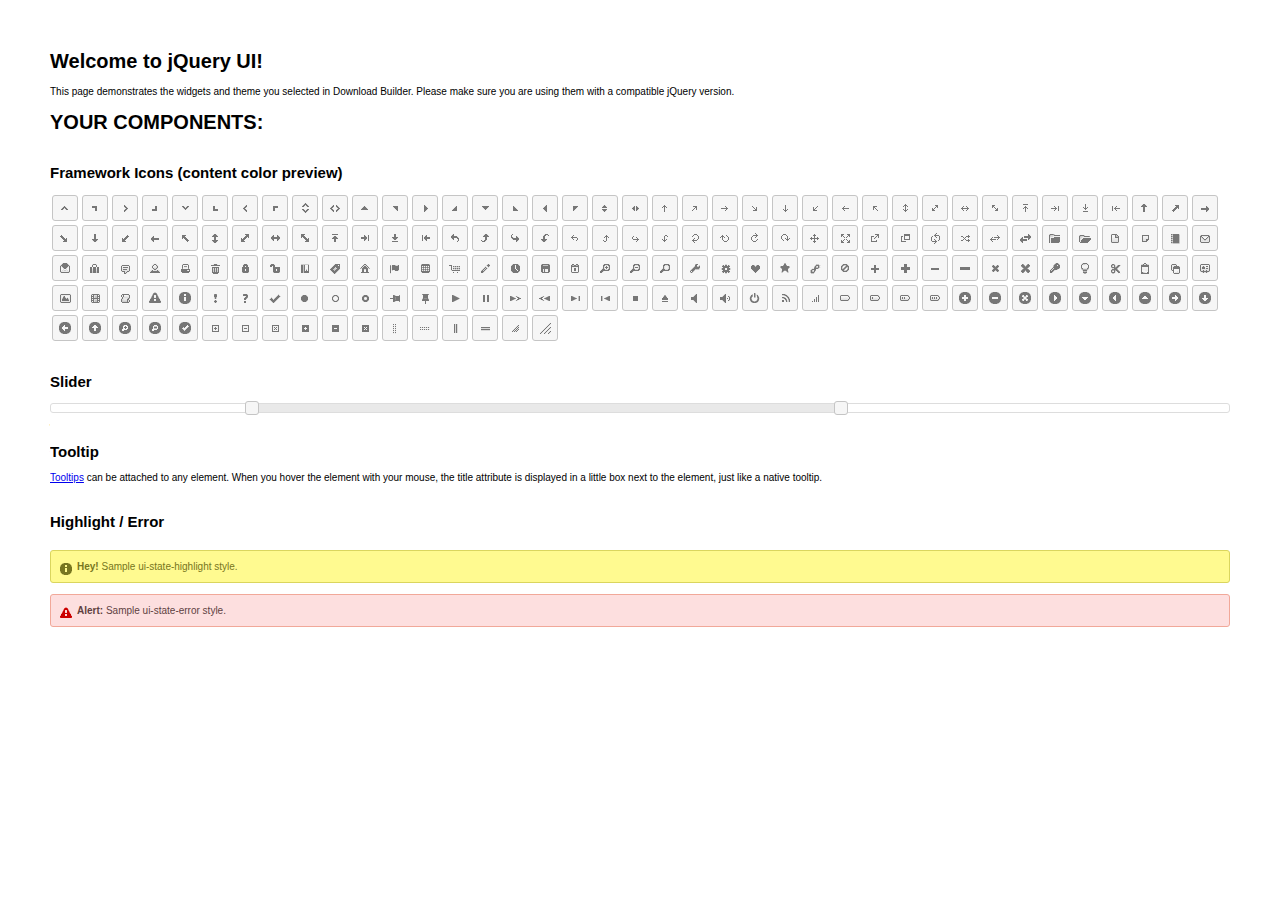
<file: gbf/lib/jquery-ui-1.11.4.custom/index.html>
<!doctype html>
<html lang="us">
<head>
	<meta charset="utf-8">
	<title>jQuery UI Example Page</title>
	<link href="jquery-ui.css" rel="stylesheet">
	<style>
	body{
		font: 62.5% "Trebuchet MS", sans-serif;
		margin: 50px;
	}
	.demoHeaders {
		margin-top: 2em;
	}
	#dialog-link {
		padding: .4em 1em .4em 20px;
		text-decoration: none;
		position: relative;
	}
	#dialog-link span.ui-icon {
		margin: 0 5px 0 0;
		position: absolute;
		left: .2em;
		top: 50%;
		margin-top: -8px;
	}
	#icons {
		margin: 0;
		padding: 0;
	}
	#icons li {
		margin: 2px;
		position: relative;
		padding: 4px 0;
		cursor: pointer;
		float: left;
		list-style: none;
	}
	#icons span.ui-icon {
		float: left;
		margin: 0 4px;
	}
	.fakewindowcontain .ui-widget-overlay {
		position: absolute;
	}
	select {
		width: 200px;
	}
	</style>
</head>
<body>

<h1>Welcome to jQuery UI!</h1>

<div class="ui-widget">
	<p>This page demonstrates the widgets and theme you selected in Download Builder. Please make sure you are using them with a compatible jQuery version.</p>
</div>

<h1>YOUR COMPONENTS:</h1>












<h2 class="demoHeaders">Framework Icons (content color preview)</h2>
<ul id="icons" class="ui-widget ui-helper-clearfix">
	<li class="ui-state-default ui-corner-all" title=".ui-icon-carat-1-n"><span class="ui-icon ui-icon-carat-1-n"></span></li>
	<li class="ui-state-default ui-corner-all" title=".ui-icon-carat-1-ne"><span class="ui-icon ui-icon-carat-1-ne"></span></li>
	<li class="ui-state-default ui-corner-all" title=".ui-icon-carat-1-e"><span class="ui-icon ui-icon-carat-1-e"></span></li>
	<li class="ui-state-default ui-corner-all" title=".ui-icon-carat-1-se"><span class="ui-icon ui-icon-carat-1-se"></span></li>
	<li class="ui-state-default ui-corner-all" title=".ui-icon-carat-1-s"><span class="ui-icon ui-icon-carat-1-s"></span></li>
	<li class="ui-state-default ui-corner-all" title=".ui-icon-carat-1-sw"><span class="ui-icon ui-icon-carat-1-sw"></span></li>
	<li class="ui-state-default ui-corner-all" title=".ui-icon-carat-1-w"><span class="ui-icon ui-icon-carat-1-w"></span></li>
	<li class="ui-state-default ui-corner-all" title=".ui-icon-carat-1-nw"><span class="ui-icon ui-icon-carat-1-nw"></span></li>
	<li class="ui-state-default ui-corner-all" title=".ui-icon-carat-2-n-s"><span class="ui-icon ui-icon-carat-2-n-s"></span></li>
	<li class="ui-state-default ui-corner-all" title=".ui-icon-carat-2-e-w"><span class="ui-icon ui-icon-carat-2-e-w"></span></li>
	<li class="ui-state-default ui-corner-all" title=".ui-icon-triangle-1-n"><span class="ui-icon ui-icon-triangle-1-n"></span></li>
	<li class="ui-state-default ui-corner-all" title=".ui-icon-triangle-1-ne"><span class="ui-icon ui-icon-triangle-1-ne"></span></li>
	<li class="ui-state-default ui-corner-all" title=".ui-icon-triangle-1-e"><span class="ui-icon ui-icon-triangle-1-e"></span></li>
	<li class="ui-state-default ui-corner-all" title=".ui-icon-triangle-1-se"><span class="ui-icon ui-icon-triangle-1-se"></span></li>
	<li class="ui-state-default ui-corner-all" title=".ui-icon-triangle-1-s"><span class="ui-icon ui-icon-triangle-1-s"></span></li>
	<li class="ui-state-default ui-corner-all" title=".ui-icon-triangle-1-sw"><span class="ui-icon ui-icon-triangle-1-sw"></span></li>
	<li class="ui-state-default ui-corner-all" title=".ui-icon-triangle-1-w"><span class="ui-icon ui-icon-triangle-1-w"></span></li>
	<li class="ui-state-default ui-corner-all" title=".ui-icon-triangle-1-nw"><span class="ui-icon ui-icon-triangle-1-nw"></span></li>
	<li class="ui-state-default ui-corner-all" title=".ui-icon-triangle-2-n-s"><span class="ui-icon ui-icon-triangle-2-n-s"></span></li>
	<li class="ui-state-default ui-corner-all" title=".ui-icon-triangle-2-e-w"><span class="ui-icon ui-icon-triangle-2-e-w"></span></li>
	<li class="ui-state-default ui-corner-all" title=".ui-icon-arrow-1-n"><span class="ui-icon ui-icon-arrow-1-n"></span></li>
	<li class="ui-state-default ui-corner-all" title=".ui-icon-arrow-1-ne"><span class="ui-icon ui-icon-arrow-1-ne"></span></li>
	<li class="ui-state-default ui-corner-all" title=".ui-icon-arrow-1-e"><span class="ui-icon ui-icon-arrow-1-e"></span></li>
	<li class="ui-state-default ui-corner-all" title=".ui-icon-arrow-1-se"><span class="ui-icon ui-icon-arrow-1-se"></span></li>
	<li class="ui-state-default ui-corner-all" title=".ui-icon-arrow-1-s"><span class="ui-icon ui-icon-arrow-1-s"></span></li>
	<li class="ui-state-default ui-corner-all" title=".ui-icon-arrow-1-sw"><span class="ui-icon ui-icon-arrow-1-sw"></span></li>
	<li class="ui-state-default ui-corner-all" title=".ui-icon-arrow-1-w"><span class="ui-icon ui-icon-arrow-1-w"></span></li>
	<li class="ui-state-default ui-corner-all" title=".ui-icon-arrow-1-nw"><span class="ui-icon ui-icon-arrow-1-nw"></span></li>
	<li class="ui-state-default ui-corner-all" title=".ui-icon-arrow-2-n-s"><span class="ui-icon ui-icon-arrow-2-n-s"></span></li>
	<li class="ui-state-default ui-corner-all" title=".ui-icon-arrow-2-ne-sw"><span class="ui-icon ui-icon-arrow-2-ne-sw"></span></li>
	<li class="ui-state-default ui-corner-all" title=".ui-icon-arrow-2-e-w"><span class="ui-icon ui-icon-arrow-2-e-w"></span></li>
	<li class="ui-state-default ui-corner-all" title=".ui-icon-arrow-2-se-nw"><span class="ui-icon ui-icon-arrow-2-se-nw"></span></li>
	<li class="ui-state-default ui-corner-all" title=".ui-icon-arrowstop-1-n"><span class="ui-icon ui-icon-arrowstop-1-n"></span></li>
	<li class="ui-state-default ui-corner-all" title=".ui-icon-arrowstop-1-e"><span class="ui-icon ui-icon-arrowstop-1-e"></span></li>
	<li class="ui-state-default ui-corner-all" title=".ui-icon-arrowstop-1-s"><span class="ui-icon ui-icon-arrowstop-1-s"></span></li>
	<li class="ui-state-default ui-corner-all" title=".ui-icon-arrowstop-1-w"><span class="ui-icon ui-icon-arrowstop-1-w"></span></li>
	<li class="ui-state-default ui-corner-all" title=".ui-icon-arrowthick-1-n"><span class="ui-icon ui-icon-arrowthick-1-n"></span></li>
	<li class="ui-state-default ui-corner-all" title=".ui-icon-arrowthick-1-ne"><span class="ui-icon ui-icon-arrowthick-1-ne"></span></li>
	<li class="ui-state-default ui-corner-all" title=".ui-icon-arrowthick-1-e"><span class="ui-icon ui-icon-arrowthick-1-e"></span></li>
	<li class="ui-state-default ui-corner-all" title=".ui-icon-arrowthick-1-se"><span class="ui-icon ui-icon-arrowthick-1-se"></span></li>
	<li class="ui-state-default ui-corner-all" title=".ui-icon-arrowthick-1-s"><span class="ui-icon ui-icon-arrowthick-1-s"></span></li>
	<li class="ui-state-default ui-corner-all" title=".ui-icon-arrowthick-1-sw"><span class="ui-icon ui-icon-arrowthick-1-sw"></span></li>
	<li class="ui-state-default ui-corner-all" title=".ui-icon-arrowthick-1-w"><span class="ui-icon ui-icon-arrowthick-1-w"></span></li>
	<li class="ui-state-default ui-corner-all" title=".ui-icon-arrowthick-1-nw"><span class="ui-icon ui-icon-arrowthick-1-nw"></span></li>
	<li class="ui-state-default ui-corner-all" title=".ui-icon-arrowthick-2-n-s"><span class="ui-icon ui-icon-arrowthick-2-n-s"></span></li>
	<li class="ui-state-default ui-corner-all" title=".ui-icon-arrowthick-2-ne-sw"><span class="ui-icon ui-icon-arrowthick-2-ne-sw"></span></li>
	<li class="ui-state-default ui-corner-all" title=".ui-icon-arrowthick-2-e-w"><span class="ui-icon ui-icon-arrowthick-2-e-w"></span></li>
	<li class="ui-state-default ui-corner-all" title=".ui-icon-arrowthick-2-se-nw"><span class="ui-icon ui-icon-arrowthick-2-se-nw"></span></li>
	<li class="ui-state-default ui-corner-all" title=".ui-icon-arrowthickstop-1-n"><span class="ui-icon ui-icon-arrowthickstop-1-n"></span></li>
	<li class="ui-state-default ui-corner-all" title=".ui-icon-arrowthickstop-1-e"><span class="ui-icon ui-icon-arrowthickstop-1-e"></span></li>
	<li class="ui-state-default ui-corner-all" title=".ui-icon-arrowthickstop-1-s"><span class="ui-icon ui-icon-arrowthickstop-1-s"></span></li>
	<li class="ui-state-default ui-corner-all" title=".ui-icon-arrowthickstop-1-w"><span class="ui-icon ui-icon-arrowthickstop-1-w"></span></li>
	<li class="ui-state-default ui-corner-all" title=".ui-icon-arrowreturnthick-1-w"><span class="ui-icon ui-icon-arrowreturnthick-1-w"></span></li>
	<li class="ui-state-default ui-corner-all" title=".ui-icon-arrowreturnthick-1-n"><span class="ui-icon ui-icon-arrowreturnthick-1-n"></span></li>
	<li class="ui-state-default ui-corner-all" title=".ui-icon-arrowreturnthick-1-e"><span class="ui-icon ui-icon-arrowreturnthick-1-e"></span></li>
	<li class="ui-state-default ui-corner-all" title=".ui-icon-arrowreturnthick-1-s"><span class="ui-icon ui-icon-arrowreturnthick-1-s"></span></li>
	<li class="ui-state-default ui-corner-all" title=".ui-icon-arrowreturn-1-w"><span class="ui-icon ui-icon-arrowreturn-1-w"></span></li>
	<li class="ui-state-default ui-corner-all" title=".ui-icon-arrowreturn-1-n"><span class="ui-icon ui-icon-arrowreturn-1-n"></span></li>
	<li class="ui-state-default ui-corner-all" title=".ui-icon-arrowreturn-1-e"><span class="ui-icon ui-icon-arrowreturn-1-e"></span></li>
	<li class="ui-state-default ui-corner-all" title=".ui-icon-arrowreturn-1-s"><span class="ui-icon ui-icon-arrowreturn-1-s"></span></li>
	<li class="ui-state-default ui-corner-all" title=".ui-icon-arrowrefresh-1-w"><span class="ui-icon ui-icon-arrowrefresh-1-w"></span></li>
	<li class="ui-state-default ui-corner-all" title=".ui-icon-arrowrefresh-1-n"><span class="ui-icon ui-icon-arrowrefresh-1-n"></span></li>
	<li class="ui-state-default ui-corner-all" title=".ui-icon-arrowrefresh-1-e"><span class="ui-icon ui-icon-arrowrefresh-1-e"></span></li>
	<li class="ui-state-default ui-corner-all" title=".ui-icon-arrowrefresh-1-s"><span class="ui-icon ui-icon-arrowrefresh-1-s"></span></li>
	<li class="ui-state-default ui-corner-all" title=".ui-icon-arrow-4"><span class="ui-icon ui-icon-arrow-4"></span></li>
	<li class="ui-state-default ui-corner-all" title=".ui-icon-arrow-4-diag"><span class="ui-icon ui-icon-arrow-4-diag"></span></li>
	<li class="ui-state-default ui-corner-all" title=".ui-icon-extlink"><span class="ui-icon ui-icon-extlink"></span></li>
	<li class="ui-state-default ui-corner-all" title=".ui-icon-newwin"><span class="ui-icon ui-icon-newwin"></span></li>
	<li class="ui-state-default ui-corner-all" title=".ui-icon-refresh"><span class="ui-icon ui-icon-refresh"></span></li>
	<li class="ui-state-default ui-corner-all" title=".ui-icon-shuffle"><span class="ui-icon ui-icon-shuffle"></span></li>
	<li class="ui-state-default ui-corner-all" title=".ui-icon-transfer-e-w"><span class="ui-icon ui-icon-transfer-e-w"></span></li>
	<li class="ui-state-default ui-corner-all" title=".ui-icon-transferthick-e-w"><span class="ui-icon ui-icon-transferthick-e-w"></span></li>
	<li class="ui-state-default ui-corner-all" title=".ui-icon-folder-collapsed"><span class="ui-icon ui-icon-folder-collapsed"></span></li>
	<li class="ui-state-default ui-corner-all" title=".ui-icon-folder-open"><span class="ui-icon ui-icon-folder-open"></span></li>
	<li class="ui-state-default ui-corner-all" title=".ui-icon-document"><span class="ui-icon ui-icon-document"></span></li>
	<li class="ui-state-default ui-corner-all" title=".ui-icon-document-b"><span class="ui-icon ui-icon-document-b"></span></li>
	<li class="ui-state-default ui-corner-all" title=".ui-icon-note"><span class="ui-icon ui-icon-note"></span></li>
	<li class="ui-state-default ui-corner-all" title=".ui-icon-mail-closed"><span class="ui-icon ui-icon-mail-closed"></span></li>
	<li class="ui-state-default ui-corner-all" title=".ui-icon-mail-open"><span class="ui-icon ui-icon-mail-open"></span></li>
	<li class="ui-state-default ui-corner-all" title=".ui-icon-suitcase"><span class="ui-icon ui-icon-suitcase"></span></li>
	<li class="ui-state-default ui-corner-all" title=".ui-icon-comment"><span class="ui-icon ui-icon-comment"></span></li>
	<li class="ui-state-default ui-corner-all" title=".ui-icon-person"><span class="ui-icon ui-icon-person"></span></li>
	<li class="ui-state-default ui-corner-all" title=".ui-icon-print"><span class="ui-icon ui-icon-print"></span></li>
	<li class="ui-state-default ui-corner-all" title=".ui-icon-trash"><span class="ui-icon ui-icon-trash"></span></li>
	<li class="ui-state-default ui-corner-all" title=".ui-icon-locked"><span class="ui-icon ui-icon-locked"></span></li>
	<li class="ui-state-default ui-corner-all" title=".ui-icon-unlocked"><span class="ui-icon ui-icon-unlocked"></span></li>
	<li class="ui-state-default ui-corner-all" title=".ui-icon-bookmark"><span class="ui-icon ui-icon-bookmark"></span></li>
	<li class="ui-state-default ui-corner-all" title=".ui-icon-tag"><span class="ui-icon ui-icon-tag"></span></li>
	<li class="ui-state-default ui-corner-all" title=".ui-icon-home"><span class="ui-icon ui-icon-home"></span></li>
	<li class="ui-state-default ui-corner-all" title=".ui-icon-flag"><span class="ui-icon ui-icon-flag"></span></li>
	<li class="ui-state-default ui-corner-all" title=".ui-icon-calculator"><span class="ui-icon ui-icon-calculator"></span></li>
	<li class="ui-state-default ui-corner-all" title=".ui-icon-cart"><span class="ui-icon ui-icon-cart"></span></li>
	<li class="ui-state-default ui-corner-all" title=".ui-icon-pencil"><span class="ui-icon ui-icon-pencil"></span></li>
	<li class="ui-state-default ui-corner-all" title=".ui-icon-clock"><span class="ui-icon ui-icon-clock"></span></li>
	<li class="ui-state-default ui-corner-all" title=".ui-icon-disk"><span class="ui-icon ui-icon-disk"></span></li>
	<li class="ui-state-default ui-corner-all" title=".ui-icon-calendar"><span class="ui-icon ui-icon-calendar"></span></li>
	<li class="ui-state-default ui-corner-all" title=".ui-icon-zoomin"><span class="ui-icon ui-icon-zoomin"></span></li>
	<li class="ui-state-default ui-corner-all" title=".ui-icon-zoomout"><span class="ui-icon ui-icon-zoomout"></span></li>
	<li class="ui-state-default ui-corner-all" title=".ui-icon-search"><span class="ui-icon ui-icon-search"></span></li>
	<li class="ui-state-default ui-corner-all" title=".ui-icon-wrench"><span class="ui-icon ui-icon-wrench"></span></li>
	<li class="ui-state-default ui-corner-all" title=".ui-icon-gear"><span class="ui-icon ui-icon-gear"></span></li>
	<li class="ui-state-default ui-corner-all" title=".ui-icon-heart"><span class="ui-icon ui-icon-heart"></span></li>
	<li class="ui-state-default ui-corner-all" title=".ui-icon-star"><span class="ui-icon ui-icon-star"></span></li>
	<li class="ui-state-default ui-corner-all" title=".ui-icon-link"><span class="ui-icon ui-icon-link"></span></li>
	<li class="ui-state-default ui-corner-all" title=".ui-icon-cancel"><span class="ui-icon ui-icon-cancel"></span></li>
	<li class="ui-state-default ui-corner-all" title=".ui-icon-plus"><span class="ui-icon ui-icon-plus"></span></li>
	<li class="ui-state-default ui-corner-all" title=".ui-icon-plusthick"><span class="ui-icon ui-icon-plusthick"></span></li>
	<li class="ui-state-default ui-corner-all" title=".ui-icon-minus"><span class="ui-icon ui-icon-minus"></span></li>
	<li class="ui-state-default ui-corner-all" title=".ui-icon-minusthick"><span class="ui-icon ui-icon-minusthick"></span></li>
	<li class="ui-state-default ui-corner-all" title=".ui-icon-close"><span class="ui-icon ui-icon-close"></span></li>
	<li class="ui-state-default ui-corner-all" title=".ui-icon-closethick"><span class="ui-icon ui-icon-closethick"></span></li>
	<li class="ui-state-default ui-corner-all" title=".ui-icon-key"><span class="ui-icon ui-icon-key"></span></li>
	<li class="ui-state-default ui-corner-all" title=".ui-icon-lightbulb"><span class="ui-icon ui-icon-lightbulb"></span></li>
	<li class="ui-state-default ui-corner-all" title=".ui-icon-scissors"><span class="ui-icon ui-icon-scissors"></span></li>
	<li class="ui-state-default ui-corner-all" title=".ui-icon-clipboard"><span class="ui-icon ui-icon-clipboard"></span></li>
	<li class="ui-state-default ui-corner-all" title=".ui-icon-copy"><span class="ui-icon ui-icon-copy"></span></li>
	<li class="ui-state-default ui-corner-all" title=".ui-icon-contact"><span class="ui-icon ui-icon-contact"></span></li>
	<li class="ui-state-default ui-corner-all" title=".ui-icon-image"><span class="ui-icon ui-icon-image"></span></li>
	<li class="ui-state-default ui-corner-all" title=".ui-icon-video"><span class="ui-icon ui-icon-video"></span></li>
	<li class="ui-state-default ui-corner-all" title=".ui-icon-script"><span class="ui-icon ui-icon-script"></span></li>
	<li class="ui-state-default ui-corner-all" title=".ui-icon-alert"><span class="ui-icon ui-icon-alert"></span></li>
	<li class="ui-state-default ui-corner-all" title=".ui-icon-info"><span class="ui-icon ui-icon-info"></span></li>
	<li class="ui-state-default ui-corner-all" title=".ui-icon-notice"><span class="ui-icon ui-icon-notice"></span></li>
	<li class="ui-state-default ui-corner-all" title=".ui-icon-help"><span class="ui-icon ui-icon-help"></span></li>
	<li class="ui-state-default ui-corner-all" title=".ui-icon-check"><span class="ui-icon ui-icon-check"></span></li>
	<li class="ui-state-default ui-corner-all" title=".ui-icon-bullet"><span class="ui-icon ui-icon-bullet"></span></li>
	<li class="ui-state-default ui-corner-all" title=".ui-icon-radio-off"><span class="ui-icon ui-icon-radio-off"></span></li>
	<li class="ui-state-default ui-corner-all" title=".ui-icon-radio-on"><span class="ui-icon ui-icon-radio-on"></span></li>
	<li class="ui-state-default ui-corner-all" title=".ui-icon-pin-w"><span class="ui-icon ui-icon-pin-w"></span></li>
	<li class="ui-state-default ui-corner-all" title=".ui-icon-pin-s"><span class="ui-icon ui-icon-pin-s"></span></li>
	<li class="ui-state-default ui-corner-all" title=".ui-icon-play"><span class="ui-icon ui-icon-play"></span></li>
	<li class="ui-state-default ui-corner-all" title=".ui-icon-pause"><span class="ui-icon ui-icon-pause"></span></li>
	<li class="ui-state-default ui-corner-all" title=".ui-icon-seek-next"><span class="ui-icon ui-icon-seek-next"></span></li>
	<li class="ui-state-default ui-corner-all" title=".ui-icon-seek-prev"><span class="ui-icon ui-icon-seek-prev"></span></li>
	<li class="ui-state-default ui-corner-all" title=".ui-icon-seek-end"><span class="ui-icon ui-icon-seek-end"></span></li>
	<li class="ui-state-default ui-corner-all" title=".ui-icon-seek-first"><span class="ui-icon ui-icon-seek-first"></span></li>
	<li class="ui-state-default ui-corner-all" title=".ui-icon-stop"><span class="ui-icon ui-icon-stop"></span></li>
	<li class="ui-state-default ui-corner-all" title=".ui-icon-eject"><span class="ui-icon ui-icon-eject"></span></li>
	<li class="ui-state-default ui-corner-all" title=".ui-icon-volume-off"><span class="ui-icon ui-icon-volume-off"></span></li>
	<li class="ui-state-default ui-corner-all" title=".ui-icon-volume-on"><span class="ui-icon ui-icon-volume-on"></span></li>
	<li class="ui-state-default ui-corner-all" title=".ui-icon-power"><span class="ui-icon ui-icon-power"></span></li>
	<li class="ui-state-default ui-corner-all" title=".ui-icon-signal-diag"><span class="ui-icon ui-icon-signal-diag"></span></li>
	<li class="ui-state-default ui-corner-all" title=".ui-icon-signal"><span class="ui-icon ui-icon-signal"></span></li>
	<li class="ui-state-default ui-corner-all" title=".ui-icon-battery-0"><span class="ui-icon ui-icon-battery-0"></span></li>
	<li class="ui-state-default ui-corner-all" title=".ui-icon-battery-1"><span class="ui-icon ui-icon-battery-1"></span></li>
	<li class="ui-state-default ui-corner-all" title=".ui-icon-battery-2"><span class="ui-icon ui-icon-battery-2"></span></li>
	<li class="ui-state-default ui-corner-all" title=".ui-icon-battery-3"><span class="ui-icon ui-icon-battery-3"></span></li>
	<li class="ui-state-default ui-corner-all" title=".ui-icon-circle-plus"><span class="ui-icon ui-icon-circle-plus"></span></li>
	<li class="ui-state-default ui-corner-all" title=".ui-icon-circle-minus"><span class="ui-icon ui-icon-circle-minus"></span></li>
	<li class="ui-state-default ui-corner-all" title=".ui-icon-circle-close"><span class="ui-icon ui-icon-circle-close"></span></li>
	<li class="ui-state-default ui-corner-all" title=".ui-icon-circle-triangle-e"><span class="ui-icon ui-icon-circle-triangle-e"></span></li>
	<li class="ui-state-default ui-corner-all" title=".ui-icon-circle-triangle-s"><span class="ui-icon ui-icon-circle-triangle-s"></span></li>
	<li class="ui-state-default ui-corner-all" title=".ui-icon-circle-triangle-w"><span class="ui-icon ui-icon-circle-triangle-w"></span></li>
	<li class="ui-state-default ui-corner-all" title=".ui-icon-circle-triangle-n"><span class="ui-icon ui-icon-circle-triangle-n"></span></li>
	<li class="ui-state-default ui-corner-all" title=".ui-icon-circle-arrow-e"><span class="ui-icon ui-icon-circle-arrow-e"></span></li>
	<li class="ui-state-default ui-corner-all" title=".ui-icon-circle-arrow-s"><span class="ui-icon ui-icon-circle-arrow-s"></span></li>
	<li class="ui-state-default ui-corner-all" title=".ui-icon-circle-arrow-w"><span class="ui-icon ui-icon-circle-arrow-w"></span></li>
	<li class="ui-state-default ui-corner-all" title=".ui-icon-circle-arrow-n"><span class="ui-icon ui-icon-circle-arrow-n"></span></li>
	<li class="ui-state-default ui-corner-all" title=".ui-icon-circle-zoomin"><span class="ui-icon ui-icon-circle-zoomin"></span></li>
	<li class="ui-state-default ui-corner-all" title=".ui-icon-circle-zoomout"><span class="ui-icon ui-icon-circle-zoomout"></span></li>
	<li class="ui-state-default ui-corner-all" title=".ui-icon-circle-check"><span class="ui-icon ui-icon-circle-check"></span></li>
	<li class="ui-state-default ui-corner-all" title=".ui-icon-circlesmall-plus"><span class="ui-icon ui-icon-circlesmall-plus"></span></li>
	<li class="ui-state-default ui-corner-all" title=".ui-icon-circlesmall-minus"><span class="ui-icon ui-icon-circlesmall-minus"></span></li>
	<li class="ui-state-default ui-corner-all" title=".ui-icon-circlesmall-close"><span class="ui-icon ui-icon-circlesmall-close"></span></li>
	<li class="ui-state-default ui-corner-all" title=".ui-icon-squaresmall-plus"><span class="ui-icon ui-icon-squaresmall-plus"></span></li>
	<li class="ui-state-default ui-corner-all" title=".ui-icon-squaresmall-minus"><span class="ui-icon ui-icon-squaresmall-minus"></span></li>
	<li class="ui-state-default ui-corner-all" title=".ui-icon-squaresmall-close"><span class="ui-icon ui-icon-squaresmall-close"></span></li>
	<li class="ui-state-default ui-corner-all" title=".ui-icon-grip-dotted-vertical"><span class="ui-icon ui-icon-grip-dotted-vertical"></span></li>
	<li class="ui-state-default ui-corner-all" title=".ui-icon-grip-dotted-horizontal"><span class="ui-icon ui-icon-grip-dotted-horizontal"></span></li>
	<li class="ui-state-default ui-corner-all" title=".ui-icon-grip-solid-vertical"><span class="ui-icon ui-icon-grip-solid-vertical"></span></li>
	<li class="ui-state-default ui-corner-all" title=".ui-icon-grip-solid-horizontal"><span class="ui-icon ui-icon-grip-solid-horizontal"></span></li>
	<li class="ui-state-default ui-corner-all" title=".ui-icon-gripsmall-diagonal-se"><span class="ui-icon ui-icon-gripsmall-diagonal-se"></span></li>
	<li class="ui-state-default ui-corner-all" title=".ui-icon-grip-diagonal-se"><span class="ui-icon ui-icon-grip-diagonal-se"></span></li>
</ul>


<!-- Slider -->
<h2 class="demoHeaders">Slider</h2>
<div id="slider"></div>













<!-- Tooltip -->
<h2 class="demoHeaders">Tooltip</h2>
<p id="tooltip">
	<a href="#" title="That&apos;s what this widget is">Tooltips</a> can be attached to any element. When you hover
the element with your mouse, the title attribute is displayed in a little box next to the element, just like a native tooltip.
</p>


<!-- Highlight / Error -->
<h2 class="demoHeaders">Highlight / Error</h2>
<div class="ui-widget">
	<div class="ui-state-highlight ui-corner-all" style="margin-top: 20px; padding: 0 .7em;">
		<p><span class="ui-icon ui-icon-info" style="float: left; margin-right: .3em;"></span>
		<strong>Hey!</strong> Sample ui-state-highlight style.</p>
	</div>
</div>
<br>
<div class="ui-widget">
	<div class="ui-state-error ui-corner-all" style="padding: 0 .7em;">
		<p><span class="ui-icon ui-icon-alert" style="float: left; margin-right: .3em;"></span>
		<strong>Alert:</strong> Sample ui-state-error style.</p>
	</div>
</div>

<script src="external/jquery/jquery.js"></script>
<script src="jquery-ui.js"></script>
<script>













$( "#slider" ).slider({
	range: true,
	values: [ 17, 67 ]
});









$( "#tooltip" ).tooltip();




// Hover states on the static widgets
$( "#dialog-link, #icons li" ).hover(
	function() {
		$( this ).addClass( "ui-state-hover" );
	},
	function() {
		$( this ).removeClass( "ui-state-hover" );
	}
);
</script>
</body>
</html>
</file>
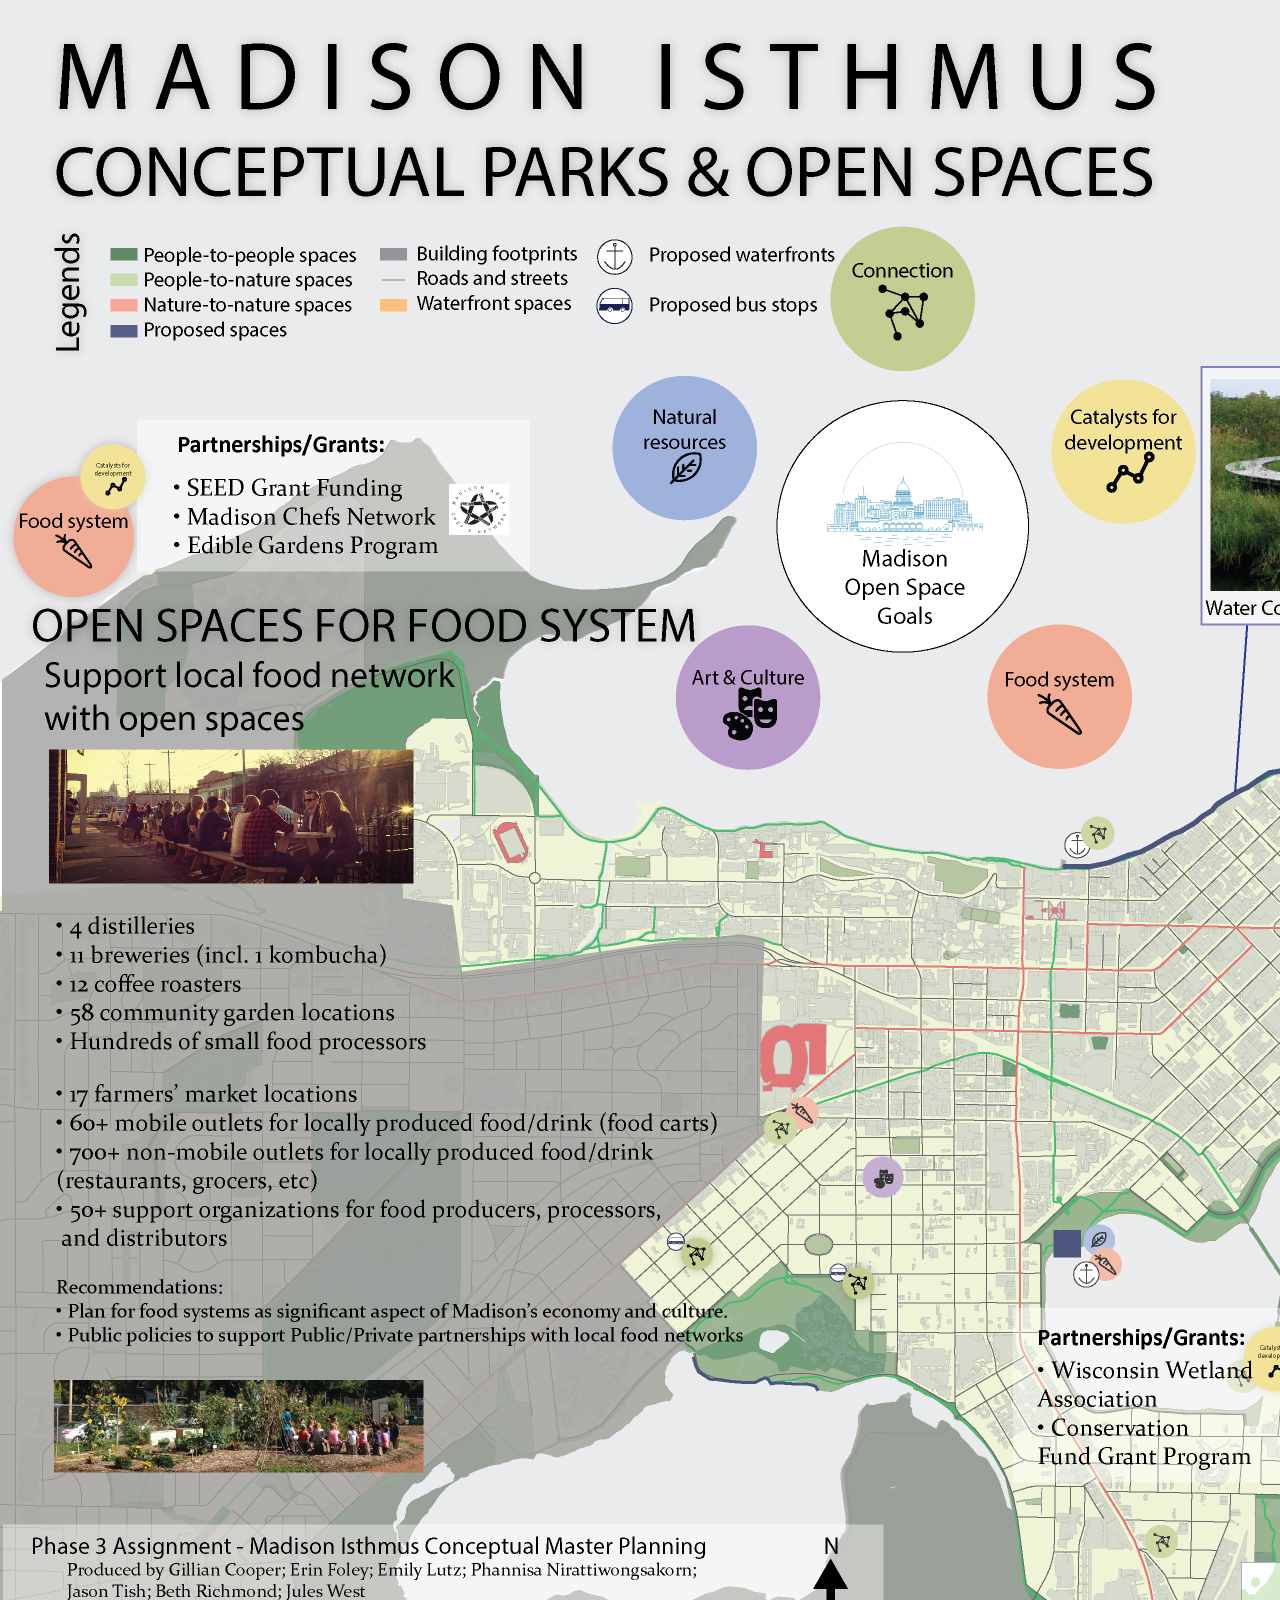
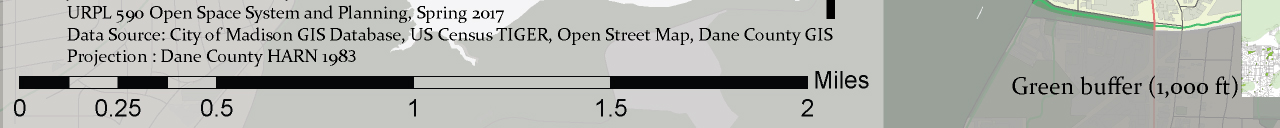
<file: madison.html>
<!DOCTYPE HTML>
<html lang='en'>

	<head>
			<meta charset="uft-8">
			<meta name= "viewport" content ="width=device-width, initial-scale=1"/>
			<meta name="keywords" content="maps, cartography"/>

					<title>Madison Parks Concept</title>

			<!--put your Bootstrap stylesheet links abover style.css-->
			<link rel="stylesheet" href="css/bootstrap.min.css">
			<link rel="stylesheet" href="css/bootstrap-theme.min.css">
			<link rel="stylesheet" href="css/style.css">
	</head>
	<body>
	<img src='assets/Madison_concept.jpg'/>
	</body>
</html>
</file>
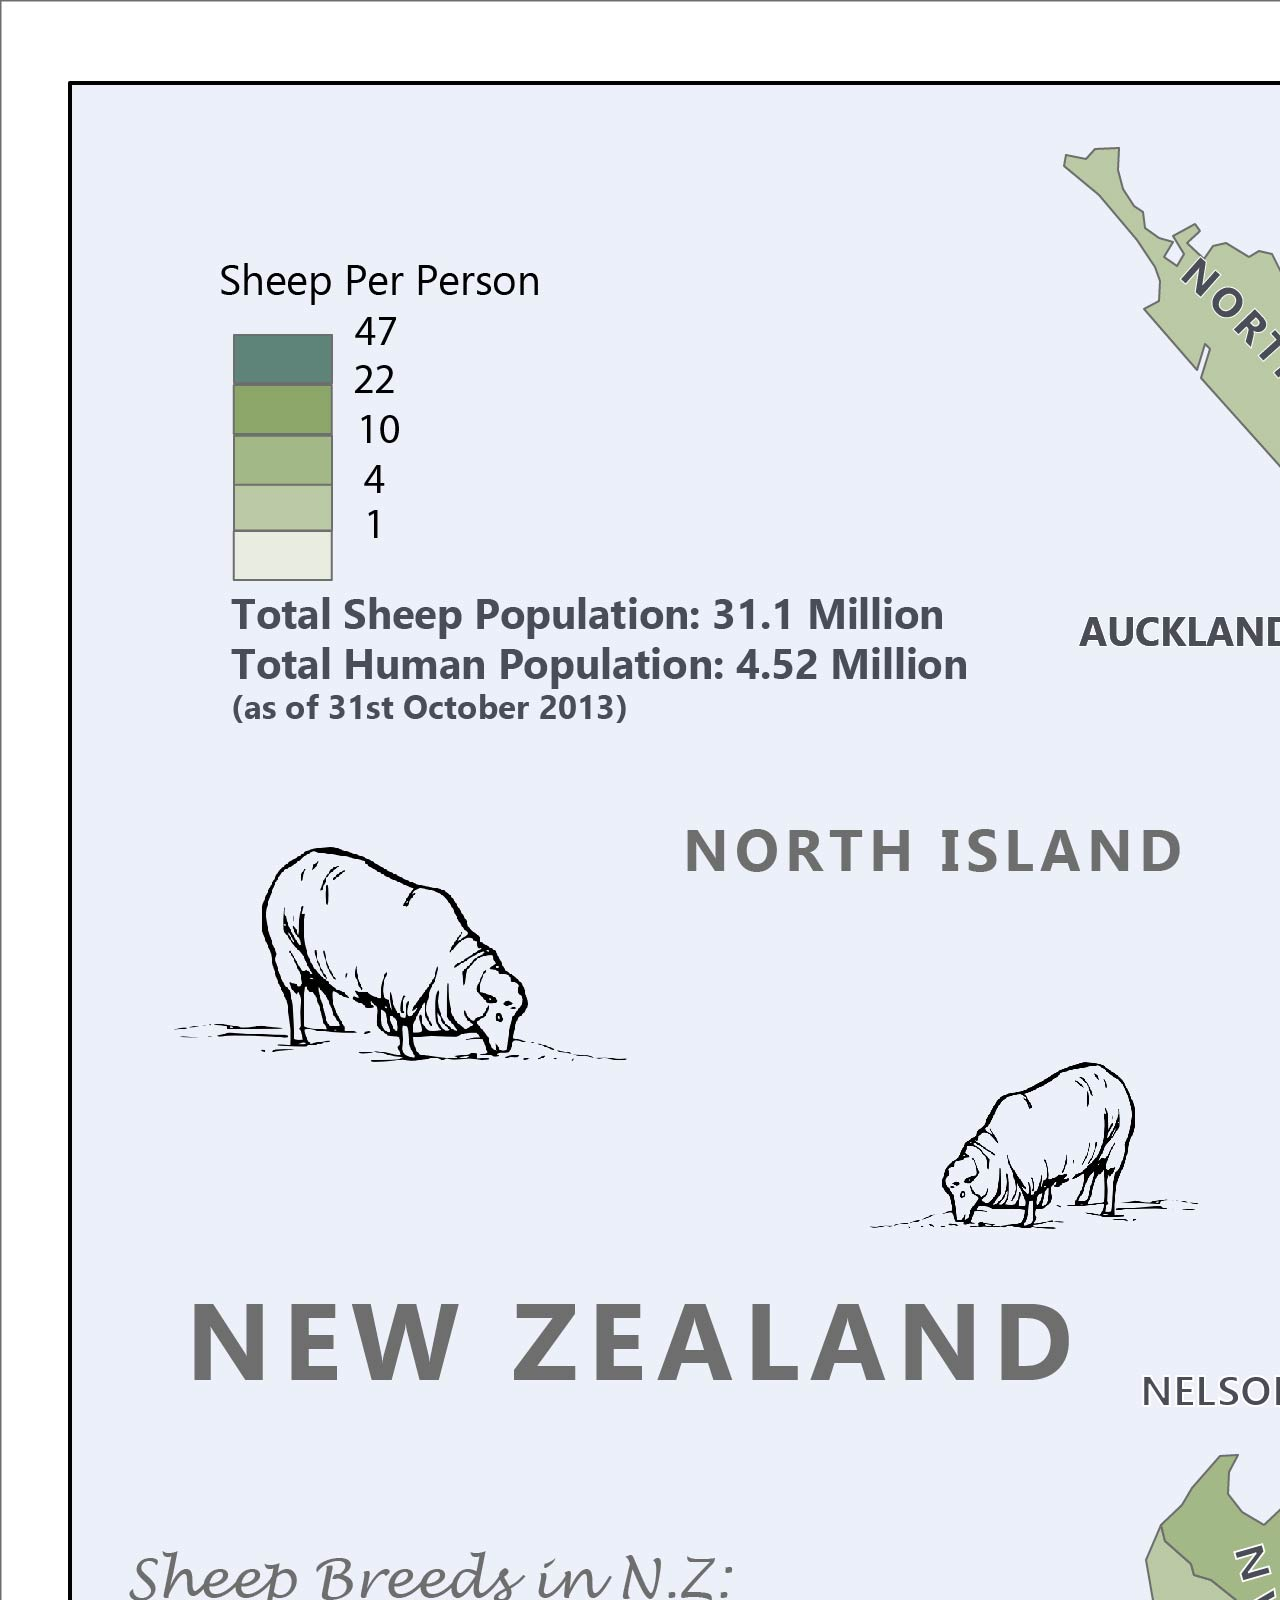
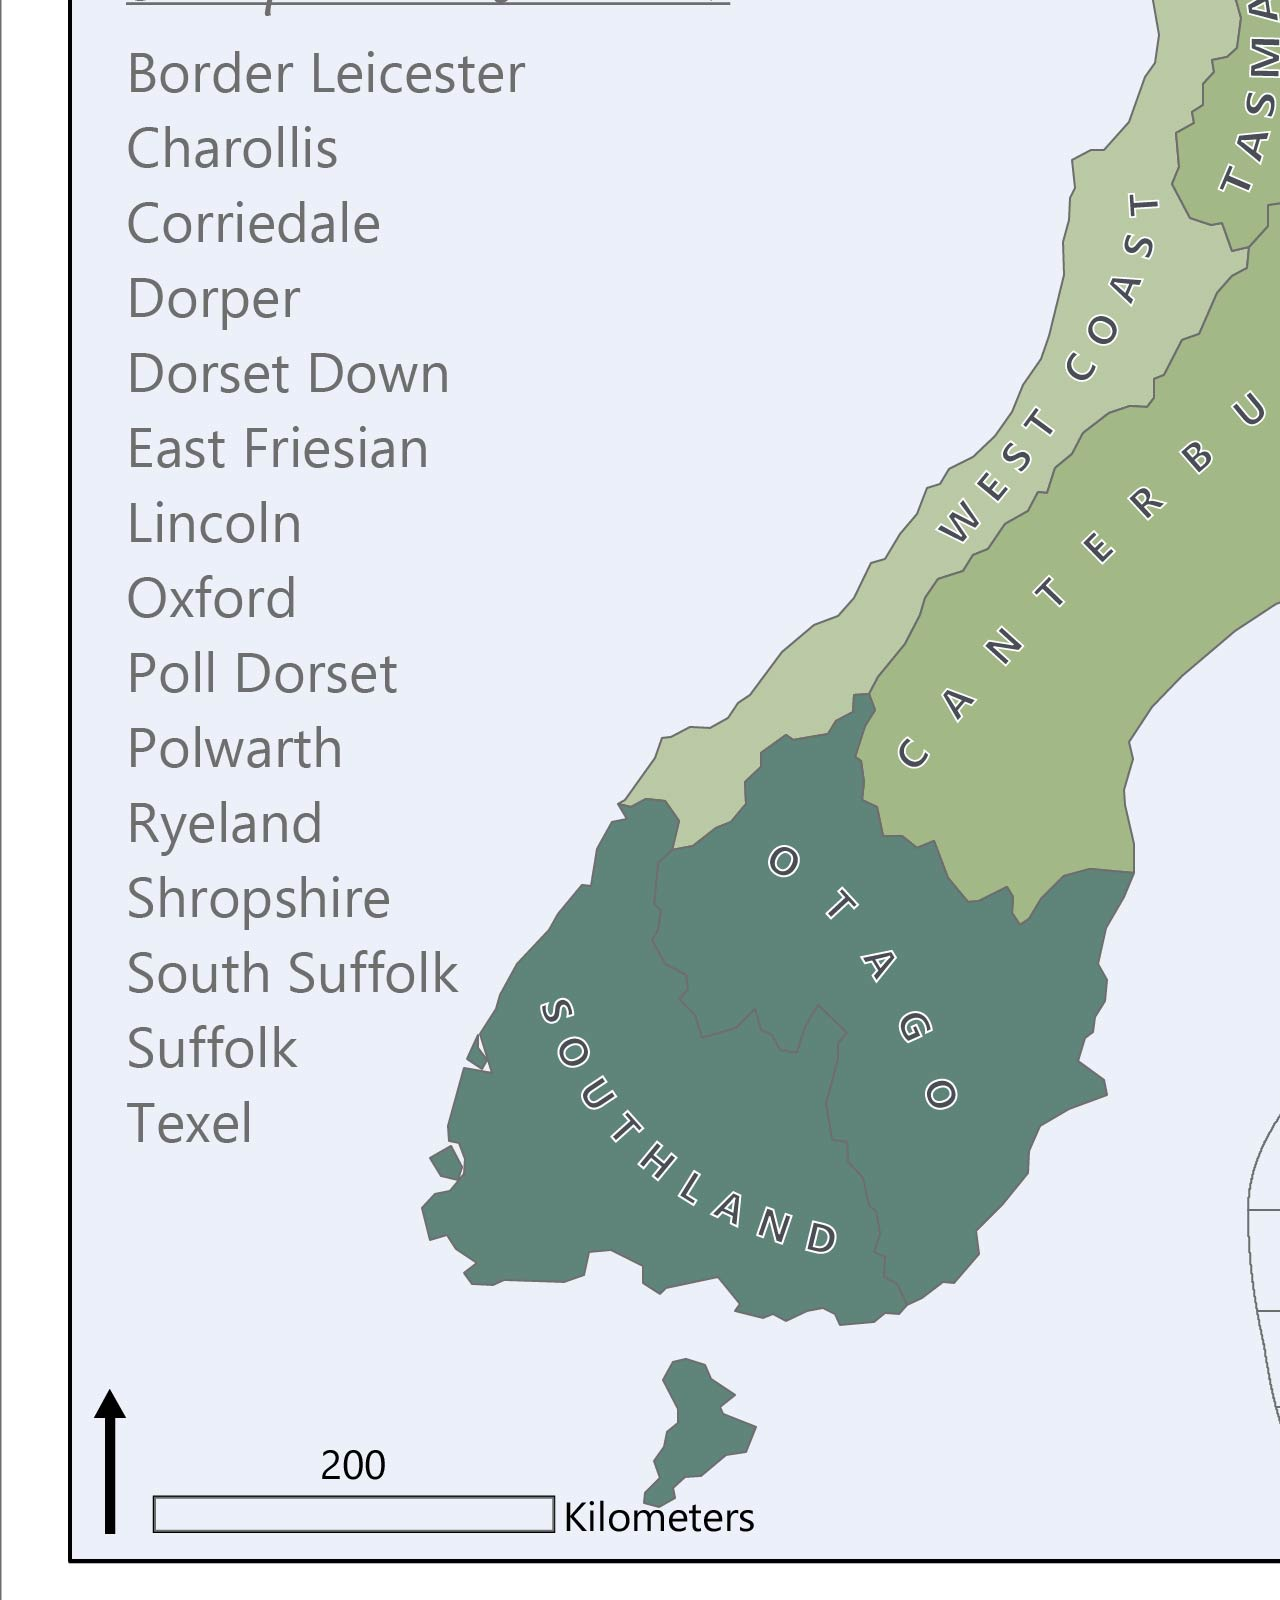
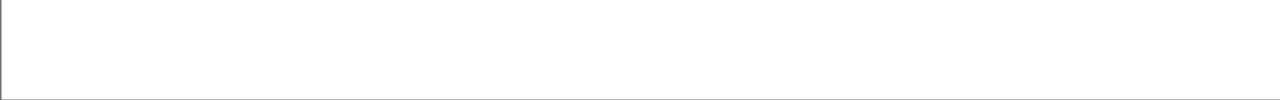
<file: nz.html>
<!DOCTYPE HTML>
<html lang='en'>

	<head>
			<meta charset="uft-8">
			<meta name= "viewport" content ="width=device-width, initial-scale=1"/>
			<meta name="keywords" content="maps, cartography"/>

					<title>Sheep Map</title>

			<!--put your Bootstrap stylesheet links abover style.css-->
			<link rel="stylesheet" href="css/bootstrap.min.css">
			<link rel="stylesheet" href="css/bootstrap-theme.min.css">
			<link rel="stylesheet" href="css/style.css">
	</head>
	<body>
	<img src='assets/sheepfull.jpg'/>
	</body>
</html>
</file>
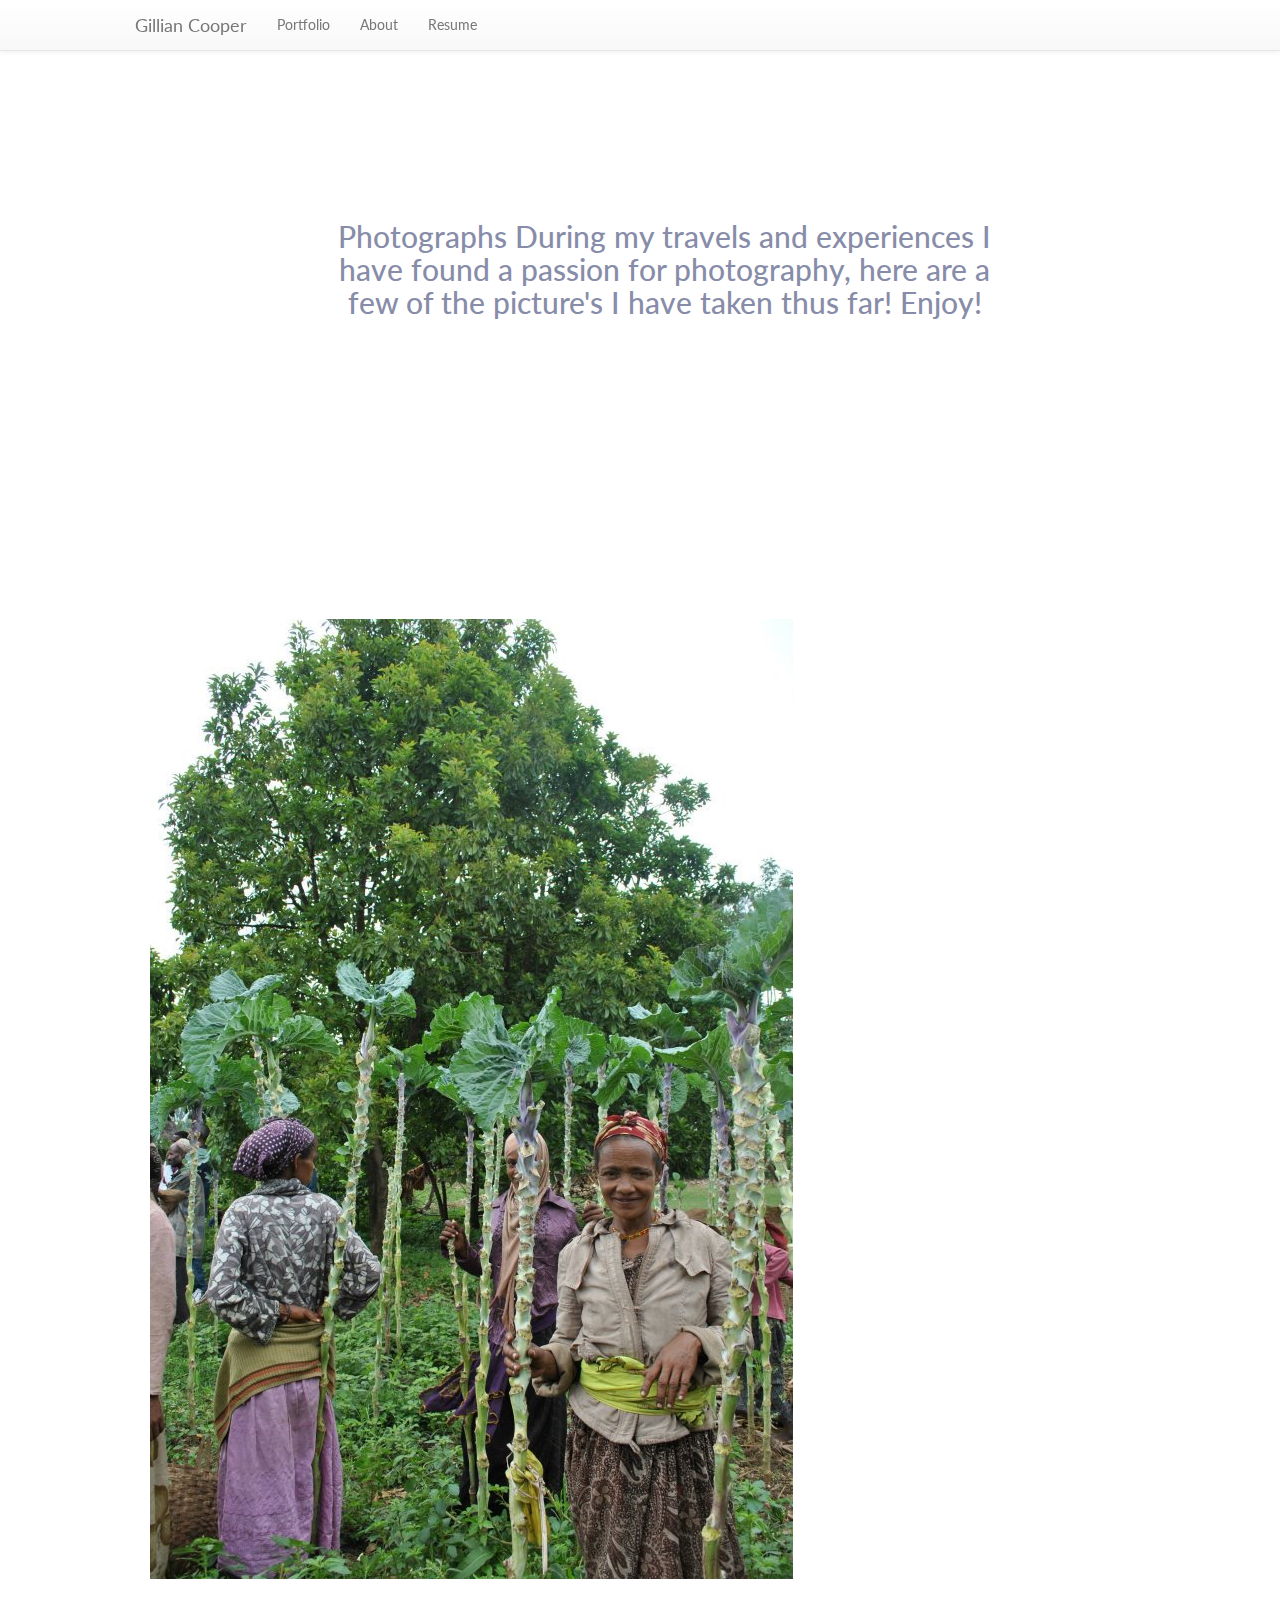
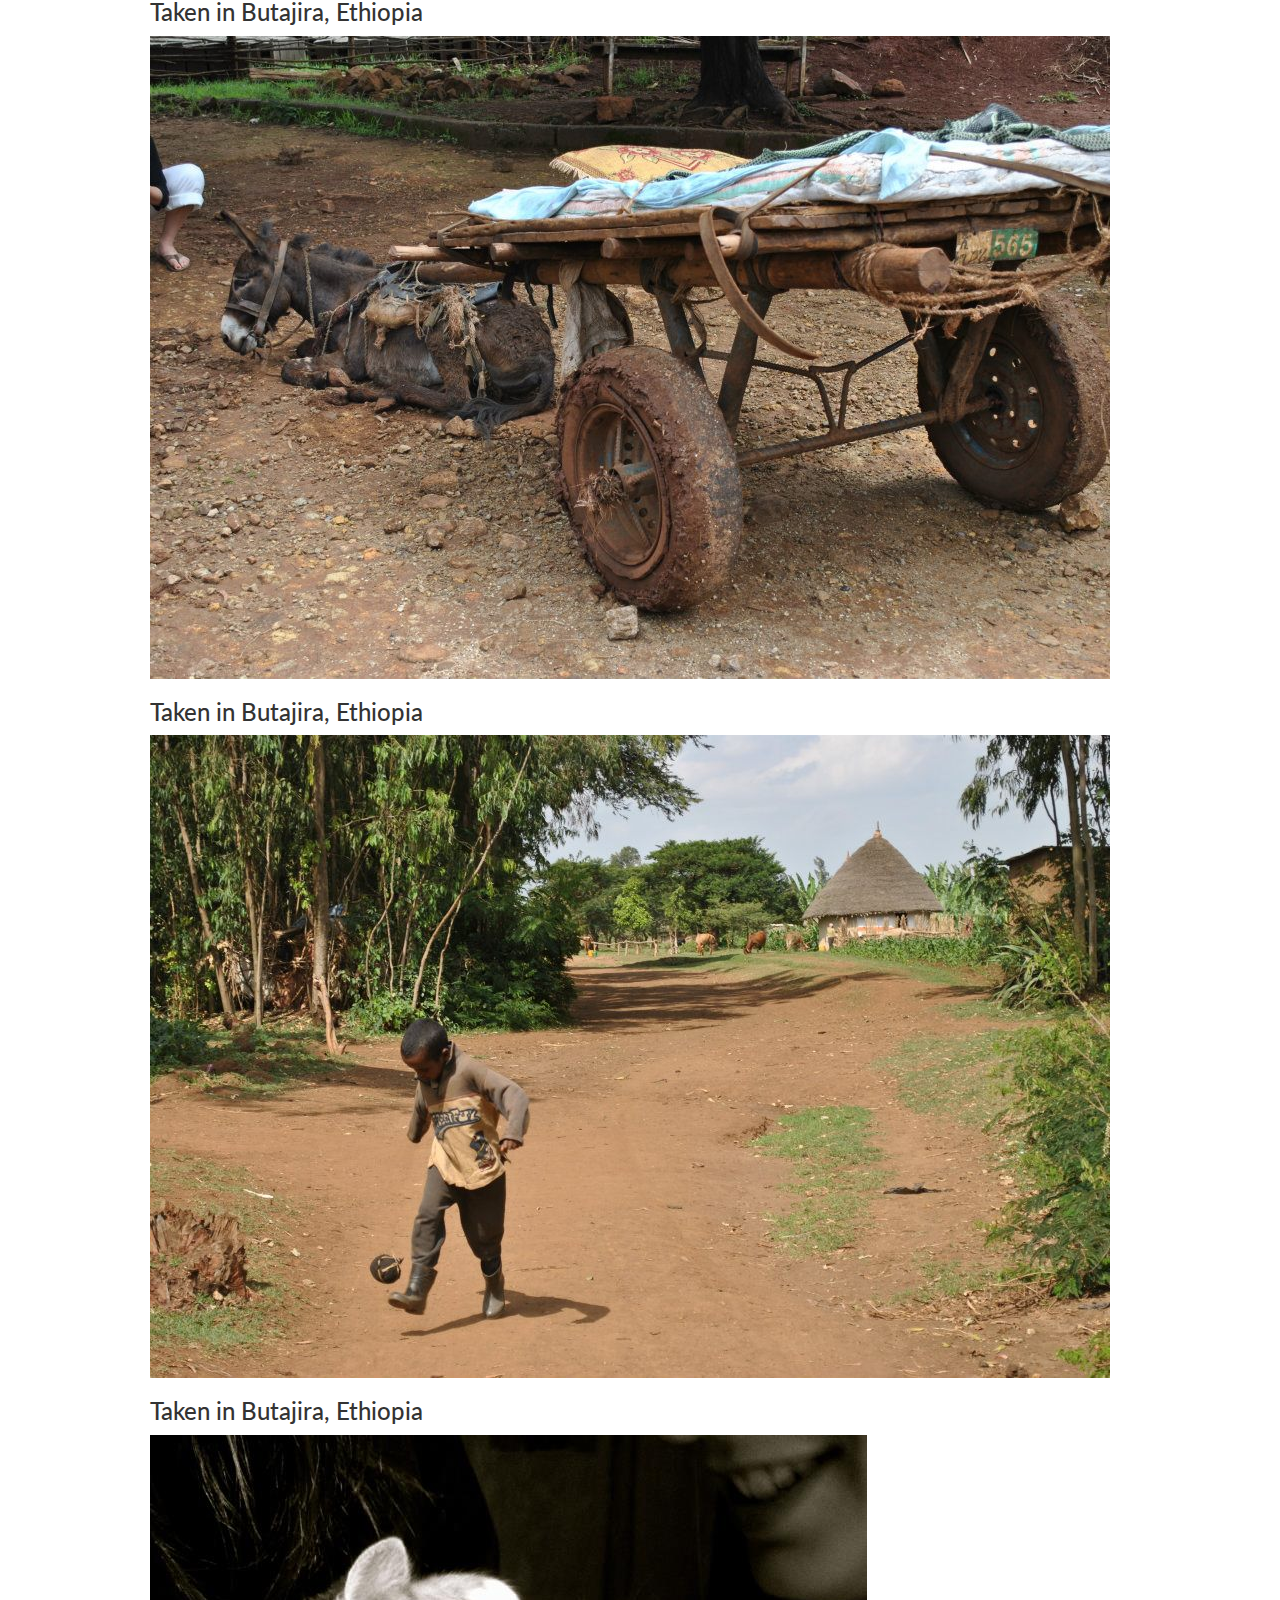
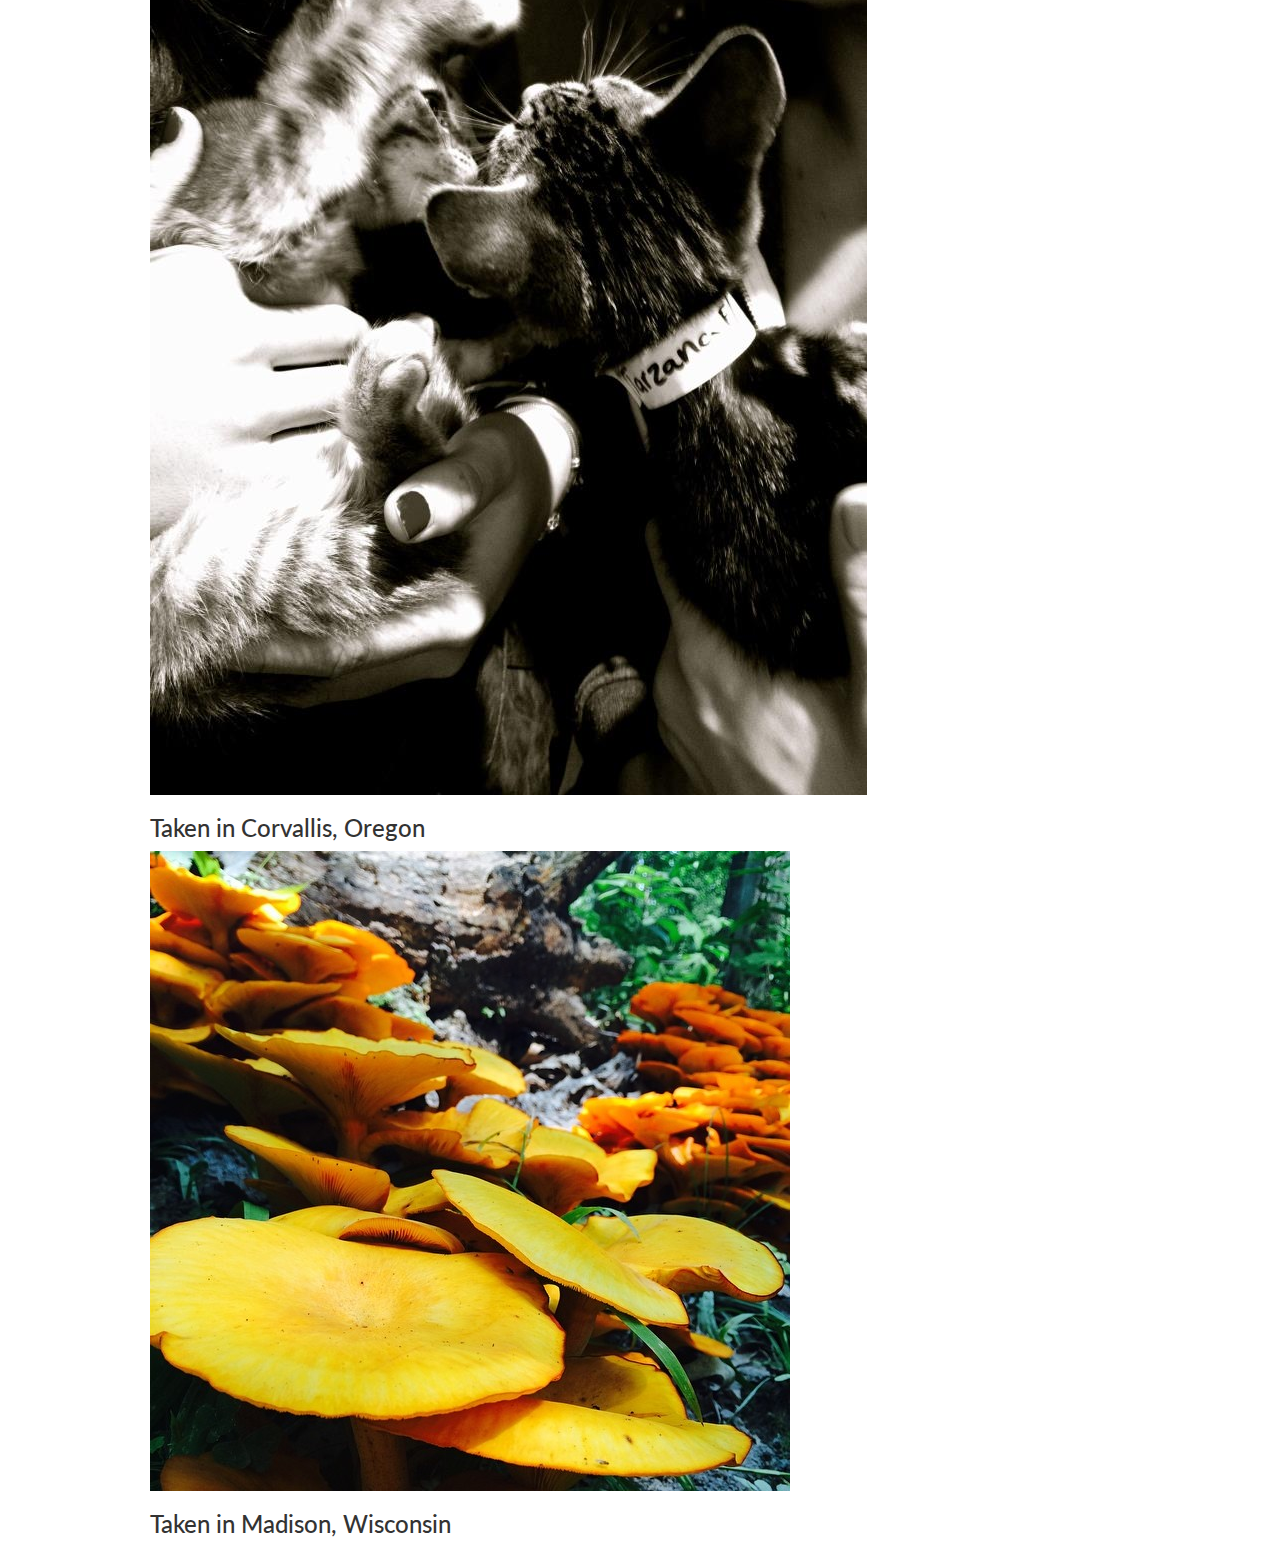
<file: photographs.html>
<!DOCTYPE HTML>
<html lang='en'>

    <head>
            <meta charset="uft-8">
            <meta name= "viewport" content ="width=device-width, initial-scale=1"/>
            <meta name="keywords" content="maps, cartography"/>

                    <title>Photographs|Gillian</title>

            <link rel="stylesheet" href="css/bootstrap.min.css">
            <link rel="stylesheet" href="css/bootstrap-theme.min.css">
            <link rel="stylesheet" href="css/style.css">
    </head>

<body id="page-top" data-spy="scroll" data-target=".navbar-fixed-top">


                    <nav id="custom-navbar" class="navbar navbar-default navbar-fixed-top main-navbar custom-navbar">
                        <div class="container">
                                <div class="navbar-header"> 
                                        <button type="button" class="navbar-toggle collapsed" data-toggle="collapse" data-target="#navbar" aria-expanded="false" aria-controls="navbar">
                                                            <span class="sr-only">Toggle navigation</span>
                                                            <span class="glyphicon glyphicon-menu-hamburger"></span>
                                                            <span class="menu">Menu</span>
                                                    </button>
                                                    <a class="navbar-brand" href="index.html">Gillian Cooper</a>
                                                </div>
                                                <div id="navbar" class="collapse navbar-collapse">
                                                        <ul class="nav navbar-nav">
                                                                    <li><a href="portfolio.html">Portfolio</a></li>
                                                                    <li><a href="about.html">About</a></li>
                                                                    <li><a href="resume.html">Resume</a></li>
                                                     </ul>
                                            </div>
                                    </div>
                    </nav> 
    	</body>
    	    	<header class="intro" style="background-image: url('assets/white.jpg');">
        <div class="intro-body">
            <div class="container">
                <div class="row">
                    <div class="col-md-8 col-md-offset-2">
                        <div class="intro-text"><p><h2>Photographs During my travels and experiences I have found a passion for photography, here are a few of the picture's I have taken thus far! Enjoy!</h2></p>
                        </div>
                        <a href="#about" class="btn btn-circle page-scroll">
                            <i class="fa fa-angle-double-down animated"></i>
                        </a>

                    </div>
                </div>
            </div>
        </div>
    </header>
 
	<body>

     </div>
	<div class="container">
	 <div class="col-md-12 col-xs-12">
                        <img src="assets/kale.jpg" alt ="kale image">
                        <h3>Taken in Butajira, Ethiopia</h3> 
                        </div>
     <div class="col-md-12 col-xs-12">
                        <img src="assets/donkey.jpg" alt ="donkey image">
                        <br><h3>Taken in Butajira, Ethiopia</h3> 
                        </div>
	 <div class="col-md-12 col-xs-12" >
                        <img src="assets/football.jpg" alt ="football"/>
                        <br><h3>Taken in Butajira, Ethiopia</h3> 
                        </div>
     <div class="col-md-12 col-xs-12">
                        <img src="assets/kittens.jpg" alt ="kittens image">
                        <br><h3>Taken in Corvallis, Oregon</h3>
                        </div>
     <div class="col-md-12 col-xs-12">
                        <img src="assets/mushrooms.jpg" alt ="mushrooms image">
                        <br><h3>Taken in Madison, Wisconsin</h3>
                        </div>
                    
	
	</body>
	</div>
</html>
</file>
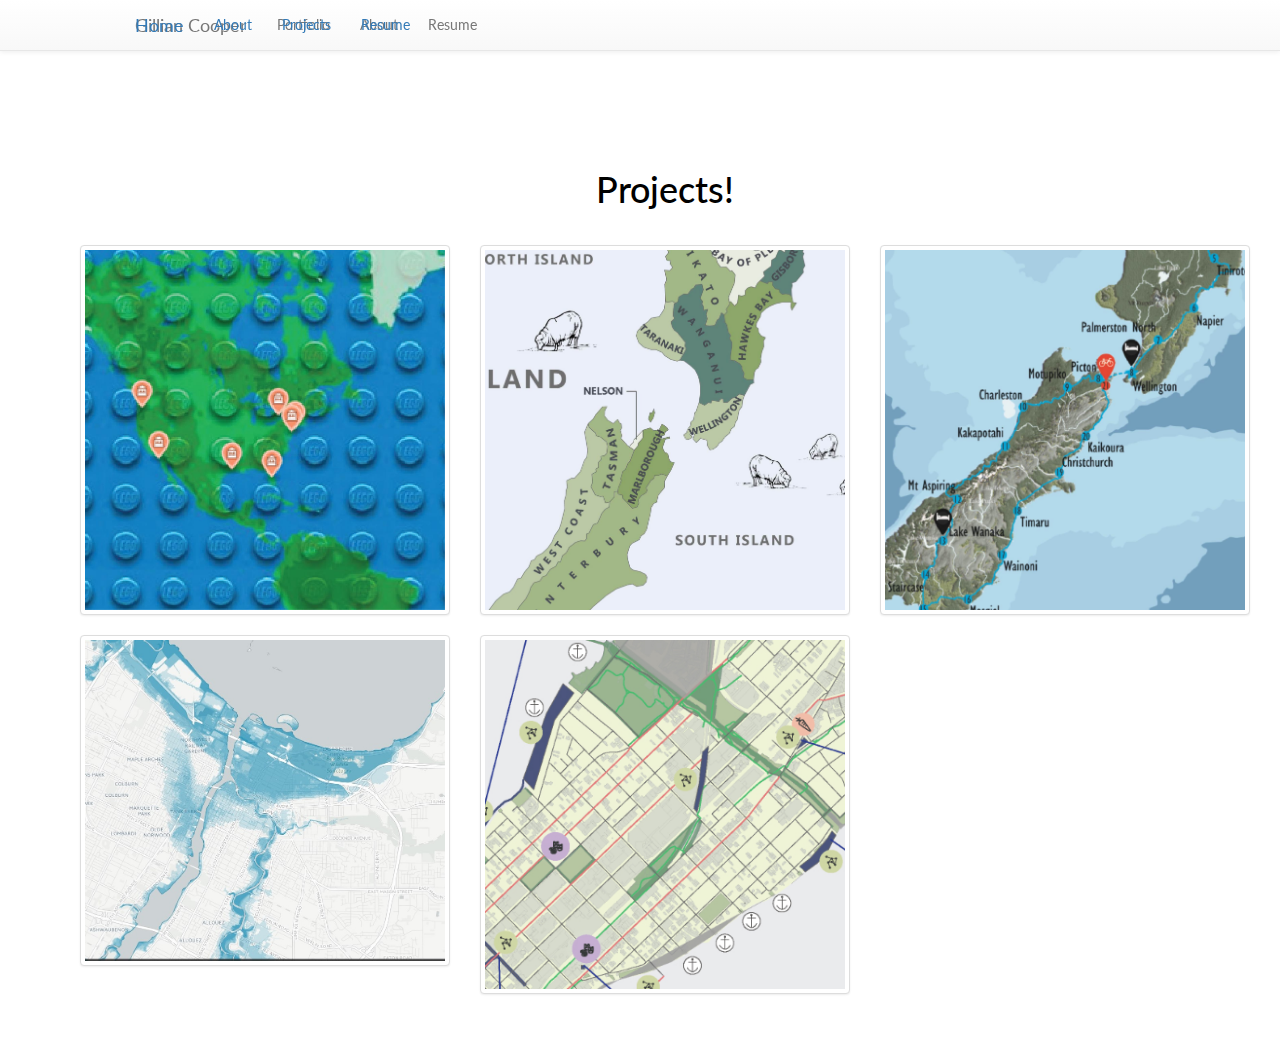
<file: portfolio.html>
<!DOCTYPE HTML>
<html lang='en'>

    <head>
            <meta charset="uft-8">
            <meta name= "viewport" content ="width=device-width, initial-scale=1"/>
            <meta name="keywords" content="maps, cartography"/>

                    <title>Portfolio|Gillian</title>


            <link rel="stylesheet" href="css/bootstrap.min.css">
            <link rel="stylesheet" href="css/bootstrap-theme.min.css">
            <link rel="stylesheet" href="css/style.css">
    </head>

<body id="page-top" data-spy="scroll" data-target=".navbar-fixed-top">

<!-- <<<<<<< HEAD -->

                  <nav id="custom-navbar" class="navbar navbar-default navbar-fixed-top main-navbar custom-navbar">
                        <div class="container">
                                <div class="navbar-header"> 
                                        <button type="button" class="navbar-toggle collapsed" data-toggle="collapse" data-target="#navbar" aria-expanded="false" aria-controls="navbar">
                                                            <span class="sr-only">Toggle navigation</span>
                                                            <span class="glyphicon glyphicon-menu-hamburger"></span>
                                                            <span class="menu">Menu</span>
                                                    </button>
                                                    <a class="navbar-brand" href="index.html">Gillian Cooper</a>
                                                </div>
                                                <div id="navbar" class="collapse navbar-collapse">
                                                        <ul class="nav navbar-nav">
                                                                    <li><a href="portfolio.html">Portfolio</a></li>
                                                                    <li><a href="about.html">About</a></li>
                                                                    <li><a href="resume.html">Resume</a></li>
                                                     </ul>
                                            </div>
                                    </div>
                    </nav> 
                </ul>
            </div>
    			</div>
        </div>
        </div>
    	</div>
</nav>


    <nav class="navbar navbar-custom navbar-fixed-top" role="navigation">
        <div class="container">
            <div class="navbar-header">
                <button type="button" class="navbar-toggle collapsed" data-toggle="collapse" data-target="#navbar" aria-expanded="false" aria-controls="navbar">
                                <span class="sr-only">Toggle navigation</span>
                                <span class="glyphicon glyphicon-menu-hamburger"></span>
                                <span class="menu">Menu</span>
                </button>
                <a class="navbar-brand" href="index.html">Home</a>
            </div>

<!--             <button class="navbar-toggle collapsed" data-target=".navbar-collapse" data-toggle="collapse" type="button"></button> -->

<!--             <div class="collapse navbar-collapse navbar-right navbar-main-collapse">
 -->                
            <div id="navbar" class="collapse navbar-collapse">
                    <ul class="nav navbar-nav">

                    <li>
                        <a href="about.html">About</a>
                    </li>
                     <li>
                        <a href="portfolio.html">Projects</a>
                    </li>
                    <li>
                        <a href="resume.html">Resume</a>
                    </li>
             </div>
       
        </nav>
<!-- >>>>>>> origin/master -->
</div>
</body>

<body>
    <div class="assignments">
   <h1 class="brand-heading"> Projects!</h1>
<!-- <h1>Cartography</h1> -->
            <div class="row">
                    <div class="col-md-4 col-xs-12"style="size: 250px">
                    <a href="https://api.mapbox.com/v4/gcooper5.o4af09og/page.html?access_token=pk.eyJ1IjoiZ2Nvb3BlcjUiLCJhIjoiY2lmeTlpOXphNHoxdnR0bTFyaGMxMmhkbSJ9.kI62ji34-mng1Jp6F-JmGQ#2/43.5/14.3" class="thumbnail">
                        <img src="assets/lego1.jpg" alt ="lego map"/>
                    </a>
                    </div>
                    <div class="col-md-4 col-xs-12"style="size: 250px">
                    <a href="nz.html" class="thumbnail">
                                <img src="assets/sheep.jpg" alt ="sheep map">
                    </a>
                    </div>
                    <div class="col-md-4 col-xs-12" style="size: 200px">
                    <a href="terrain.html" class="thumbnail">
                                <img src="assets/terraincrop.jpg" alt ="terrain map">
                    </a>
                    </div>
                    <div class="col-md-4 col-xs-12" style="size: 200px">
                    <a href="gbf/index.html" class="thumbnail">
                                <img src="assets/highestlevel.jpg" alt ="terrain map">
                    </a>
                    </div>

                    <div class="col-md-4 col-xs-12" style="size: 200px">
                    <a href="Madison.html" class="thumbnail">
                                <img src="assets/madisoncover.png" alt ="terrain map">
                    </a>
                    </div>
            </div>
    </div>


<script type="text/javascript" src="lib/jquery-1.11.3.min.js"></script>
<script type="text/javascript" src="js/bootstrap.min.js"></script>
    </body>
</file>
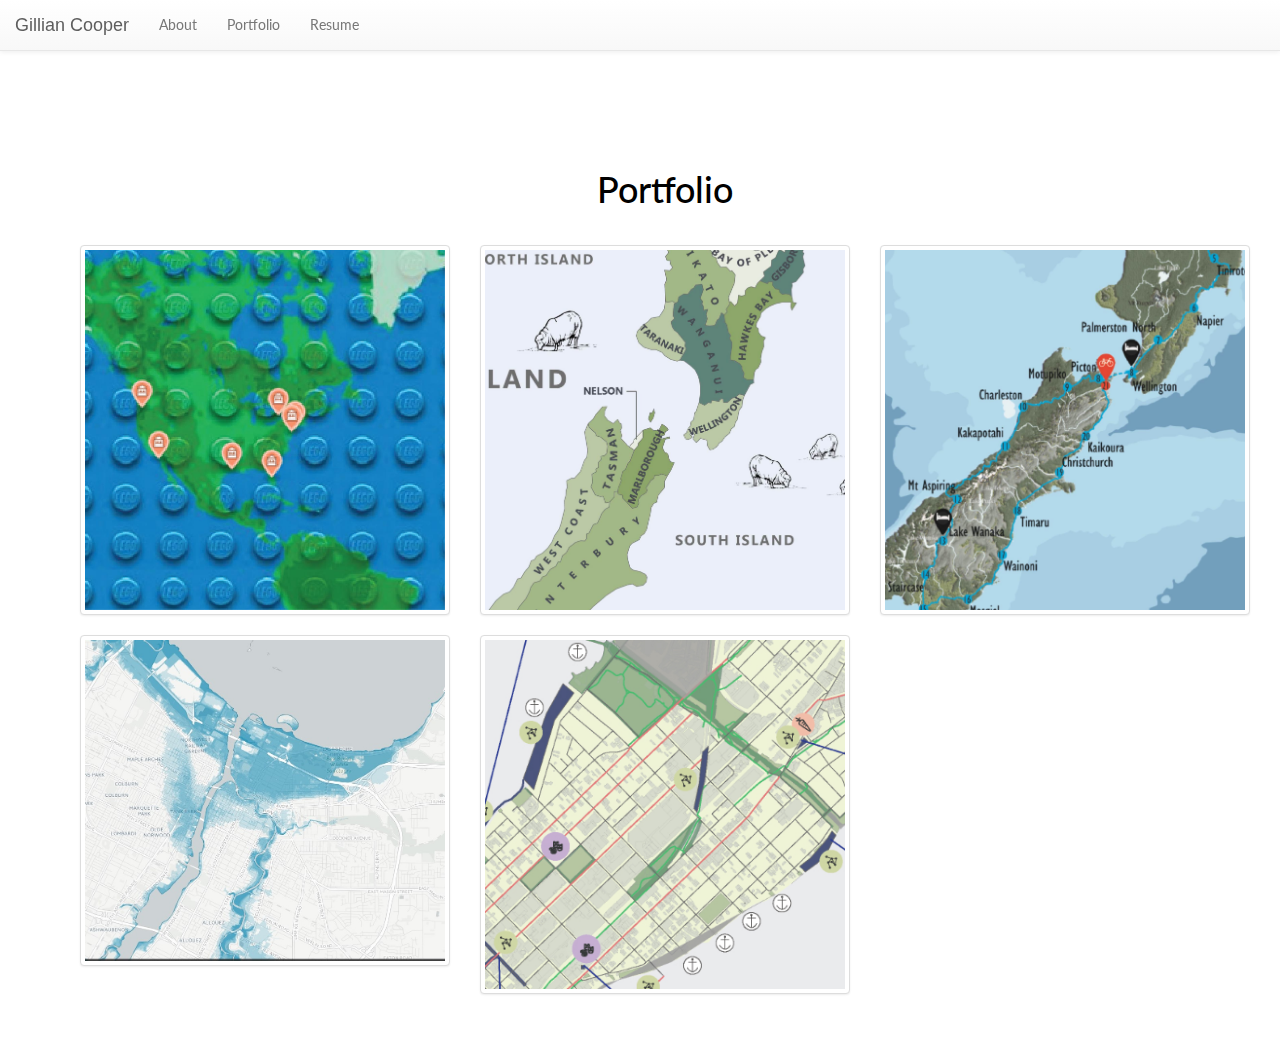
<file: portfolio1.html>
<!DOCTYPE HTML>
<html lang='en'>

    <head>
            <meta charset="uft-8">
            <meta name= "viewport" content ="width=device-width, initial-scale=1"/>
            <meta name="keywords" content="maps, cartography"/>

                    <title>Portfolio|Gillian</title>


            <link rel="stylesheet" href="css/bootstrap.min.css">
            <link rel="stylesheet" href="css/bootstrap-theme.min.css">
            <link rel="stylesheet" href="css/style.css">
    </head>



<nav id="custom-navbar" class="navbar navbar-default navbar-fixed-top main-navbar custom-navbar">
    <div class="navcontainer">
            <div class="navbar-header"> 
                    <button type="button" class="navbar-toggle collapsed" data-toggle="collapse" data-target="#navbar" aria-expanded="false" aria-controls="navbar">
                                        <span class="sr-only">Toggle navigation</span>
                                        <span class="glyphicon glyphicon-menu-hamburger"></span>
                                        <span class="menu">Menu</span>
                                </button>
                                <a class="navbar-brand" href="index.html">Gillian Cooper</a>
                            </div>
                            <div id="navbar" class="collapse navbar-collapse">
                                    <ul class="nav navbar-nav">
                                                
                                                <li><a href="about.html">About</a></li>
                                                <li><a href="portfolio1.html">Portfolio</a></li>
                                                <li><a href="resume.html">Resume</a></li>
                                 </ul>
                        </div>
                </div>
</nav>        

<body id="page-top" data-spy="scroll" data-target=".navbar-fixed-top">    
</div>
</body>

<body>
    <div class="assignments">
   <h1 class="brand-heading"> Portfolio</h1>
            <div class="row">
                    <div class="col-md-4 col-xs-12"style="size: 250px">
                    <a href="https://api.mapbox.com/v4/gcooper5.o4af09og/page.html?access_token=pk.eyJ1IjoiZ2Nvb3BlcjUiLCJhIjoiY2lmeTlpOXphNHoxdnR0bTFyaGMxMmhkbSJ9.kI62ji34-mng1Jp6F-JmGQ#2/43.5/14.3" class="thumbnail">
                        <img src="assets/lego1.jpg" alt ="lego map"/>
                    </a>
                    </div>
                    <div class="col-md-4 col-xs-12"style="size: 250px">
                    <a href="nz.html" class="thumbnail">
                                <img src="assets/sheep.jpg" alt ="sheep map">
                    </a>
                    </div>
                    <div class="col-md-4 col-xs-12" style="size: 200px">
                    <a href="terrain.html" class="thumbnail">
                                <img src="assets/terraincrop.jpg" alt ="terrain map">
                    </a>
                    </div>
                    <div class="col-md-4 col-xs-12" style="size: 200px">
                    <a href="gbf/index.html" class="thumbnail">
                                <img src="assets/highestlevel.jpg" alt ="terrain map">
                    </a>
                    </div>

                    <div class="col-md-4 col-xs-12" style="size: 200px">
                    <a href="madison.html" class="thumbnail">
                                <img src="assets/madisoncover.png" alt ="terrain map">
                    </a>
                    </div>
            </div>
    </div>


<script type="text/javascript" src="lib/jquery-1.11.3.min.js"></script>
<script type="text/javascript" src="js/bootstrap.min.js"></script>
    </body>
</file>
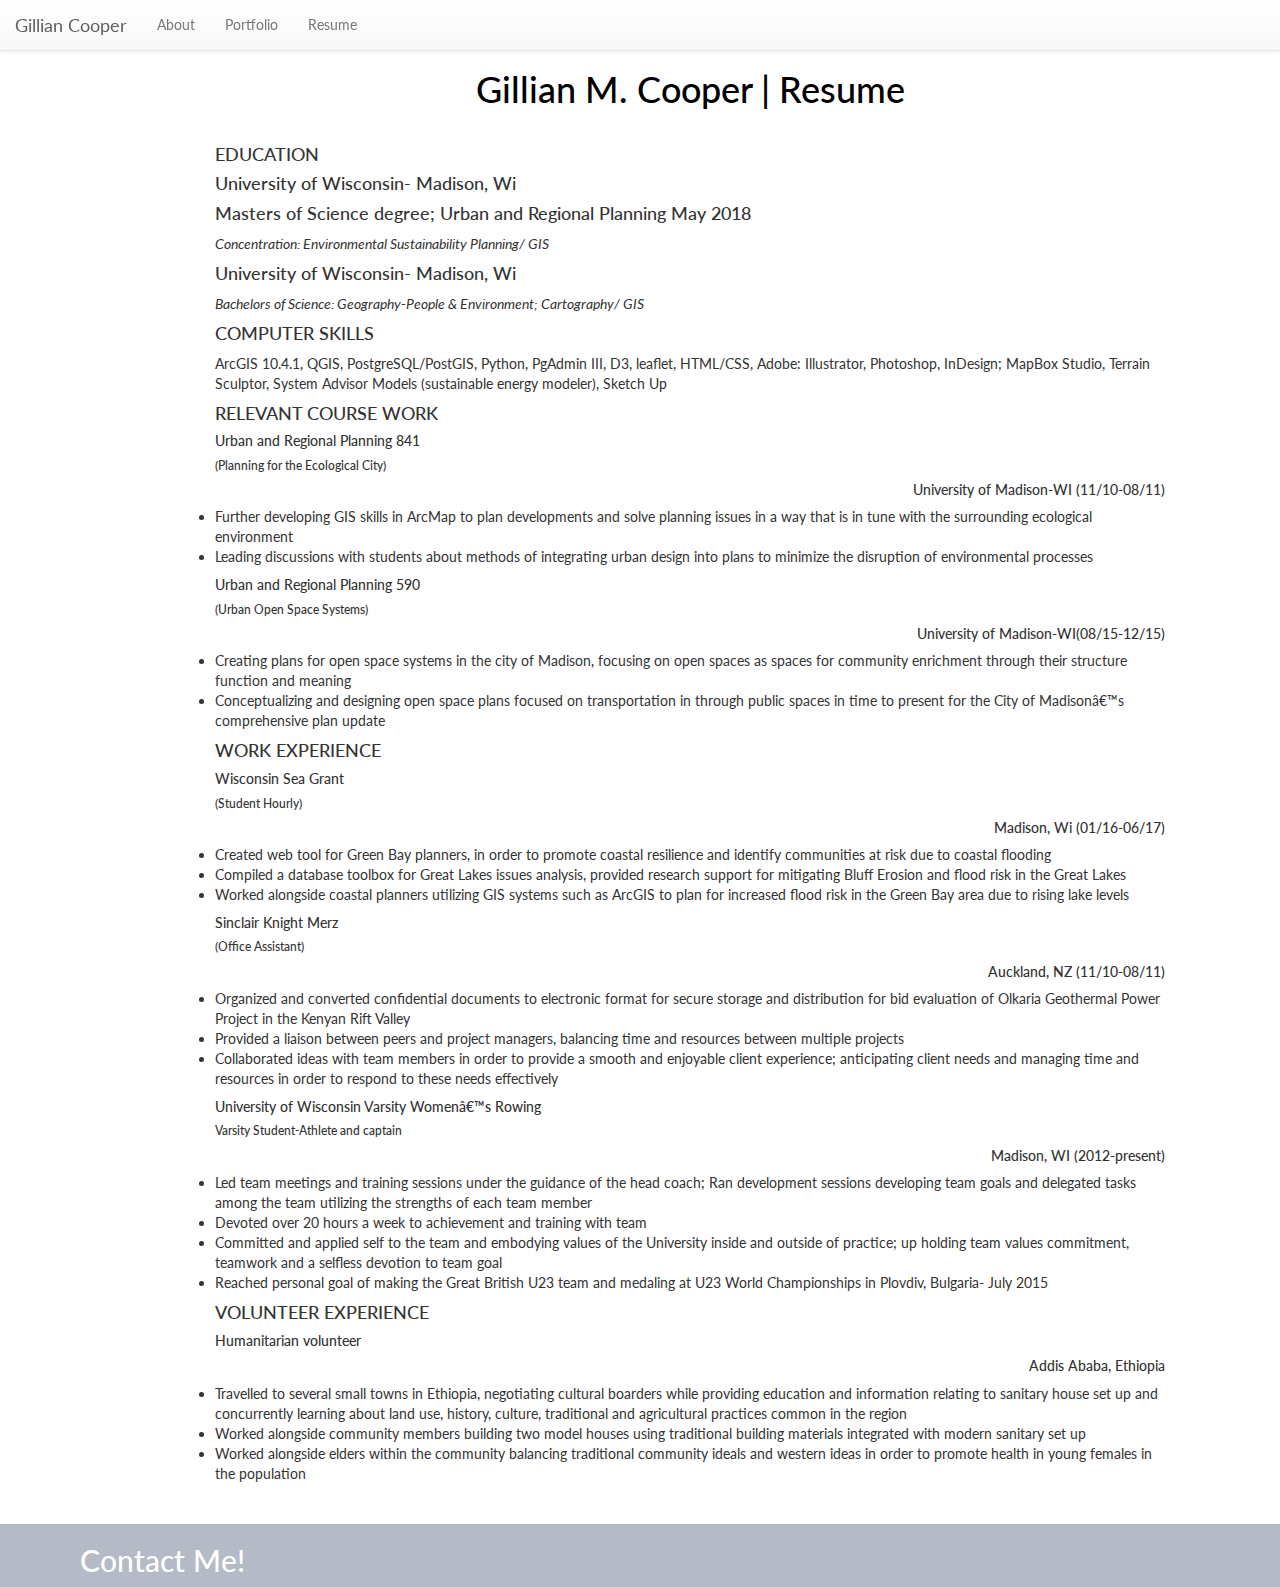
<file: resume.html>
<!DOCTYPE HTML>
<html lang='en'>
<div class="container">
	<head>
			<meta charset="uft-8">
			<meta name= "viewport" content ="width=device-width, initial-scale=1"/>
			<meta name="keywords" content="maps, cartography"/>

					<title>Resume|Gillian</title>

			<link rel="stylesheet" href="css/bootstrap.min.css">
			<link rel="stylesheet" href="css/bootstrap-theme.min.css">
			<link rel="stylesheet" href="css/style.css">
	</head>



<!-- NAV BAR -->


       
 <nav id="custom-navbar" class="navbar navbar-default navbar-fixed-top main-navbar custom-navbar">
    <div class="navcontainer">
            <div class="navbar-header"> 
                    <button type="button" class="navbar-toggle collapsed" data-toggle="collapse" data-target="#navbar" aria-expanded="false" aria-controls="navbar">
                                        <span class="sr-only">Toggle navigation</span>
                                        <span class="glyphicon glyphicon-menu-hamburger"></span>
                                        <span class="menu">Menu</span>
                                </button>
                                <a class="navbar-brand" href="index.html">Gillian Cooper</a>
                            </div>
                            <div id="navbar" class="collapse navbar-collapse">
                                    <ul class="nav navbar-nav">
                                                
                                                <li><a href="about.html">About</a></li>
                                                <li><a href="portfolio1.html">Portfolio</a></li>
                                                <li><a href="resume.html">Resume</a></li>
                                 </ul>
                        </div>
                </div>
</nav>        
    
<body id="page-top" data-spy="scroll" data-target=".navbar-fixed-top">
<div class="resume-container">

<h1 class="brand-heading">Gillian M. Cooper | Resume</h1>		
<h4>EDUCATION</h4>	 	

<h4>University of Wisconsin- Madison, Wi</h4>
<h4>Masters of Science degree; Urban and Regional Planning May 2018</h4>
<p style="font-style: italic;">Concentration: Environmental Sustainability Planning/ GIS </p>

<h4> University of Wisconsin- Madison, Wi</h4>
<p style="font-style: italic;">Bachelors of Science: Geography-People & Environment; Cartography/ GIS</p>


<h4>COMPUTER SKILLS</h4>
<p>ArcGIS 10.4.1, QGIS, PostgreSQL/PostGIS, Python, PgAdmin III, D3, leaflet, HTML/CSS, Adobe: Illustrator, Photoshop, InDesign;
MapBox Studio, Terrain Sculptor, System Advisor Models (sustainable energy modeler), Sketch Up</p>



<h4>RELEVANT COURSE WORK</h4>

    <p> <h5>Urban and Regional Planning 841 </h5>
    	<h6 style="font-style: italic, float: left, display: inline;">(Planning for the Ecological City)</h6>
    	<h5 style="text-align:right">University of Madison-WI  (11/10-08/11)</h5></p>

   	 	 	 	<p> 		
					<li>Further developing GIS skills in ArcMap to plan developments and solve planning issues in a way that is in tune with the surrounding ecological environment
					</li>
					<li> Leading discussions with students about methods of integrating urban design into plans to minimize the disruption of environmental processes</li>
				</p>



<p> <h5>Urban and Regional Planning 590</h5>
	<h6>(Urban Open Space Systems)</h6>
	<h5 style="text-align:right">University of Madison-WI(08/15-12/15)</h5></p>
				<p>
					<li>Creating plans for open space systems in the city of Madison, focusing on open spaces as spaces for community enrichment through their structure function and meaning</li>
					<li>Conceptualizing and designing open space plans focused on transportation in through public spaces in time to present for
					the City of Madison’s comprehensive plan update</li>
				</p>


<h4>WORK EXPERIENCE </h4> 

	<p> <h5>Wisconsin Sea Grant</h5>
		<h6>(Student Hourly)</h6>
		<h5 style="text-align:right"> Madison, Wi (01/16-06/17)</h5></p>
 	 	 	 	 <p>		 	        	  
				<li>Created web tool for Green Bay planners, in order to promote coastal resilience and identify communities at risk due to coastal flooding</li>
				<li>Compiled a database toolbox for Great Lakes issues analysis, provided research support for mitigating Bluff Erosion and flood risk in the Great Lakes </li>
				<li>Worked alongside coastal planners utilizing GIS systems such as ArcGIS to plan for increased flood risk in the Green Bay area due to rising lake levels</li>
			</p>
	</p>
    <p> <h5>Sinclair Knight Merz</h5>
    	<h6>(Office Assistant)</h6>
    	<h5 style="text-align:right"> Auckland, NZ (11/10-08/11)</h5></p>
 	 	 	<p> 	 	 		 	        	  
				<li>Organized and converted confidential documents to electronic format for secure storage and distribution for bid evaluation of Olkaria Geothermal Power Project in the Kenyan Rift Valley</li>
				<li>Provided a liaison between peers and project managers, balancing time and resources between multiple projects </li>
				<li>Collaborated ideas with team members in order to provide a smooth and enjoyable client experience; anticipating client needs and managing time and resources in order to respond to these needs effectively</li>
			</p>	
	</p>
	<p><h5>University of Wisconsin Varsity Women’s Rowing </h5>
		<h6>Varsity Student-Athlete and captain</h6>
		<h5 style="text-align:right"> Madison, WI (2012-present)</h5></p> 	
			<p> 	 	 	 	 	 		 	
				<li>Led team meetings and training sessions under the guidance of the head coach;  Ran development sessions developing team goals and delegated tasks among the team utilizing the strengths of each team member</li>
				<li>Devoted over 20 hours a week to achievement and training with team</li>
				<li>Committed and applied self to the team and embodying values of the University inside and outside of  practice; up holding team values commitment, teamwork and a selfless devotion to team goal</li>
				<li>Reached personal goal of making the Great British U23 team and medaling at U23 World Championships in Plovdiv, Bulgaria- July 2015</li>
			</p>

<h4>VOLUNTEER EXPERIENCE </h4>	 	 
		 <h5>Humanitarian volunteer </h5><h5 style="text-align:right">Addis Ababa, Ethiopia</h5></p> 
		 	<p>
				<li>Travelled to several small towns in Ethiopia, negotiating cultural boarders while providing education and information relating to sanitary house set up and concurrently learning about land use, history, culture, traditional and agricultural practices common in the region</li>
				<li>Worked alongside community members building two model houses using traditional building materials integrated with modern sanitary set up </li>
				<li>Worked alongside elders within the community balancing traditional community ideals and western ideas in order to promote health in young females in the population </li>
			</p>
	
</div>

</body>

</div>
<div id="footer">
            <header class="container" style="width:100%;>

                                <div class="muted credit">
                                        <h2>Contact Me!</h2>
                                            <p>
                                            </p>
                                    </div>
            </header>
        </div>

<script type="text/javascript" src="lib/jquery-1.11.3.min.js"></script>
<script type="text/javascript" src="js/bootstrap.min.js"></script>
</html>
</file>
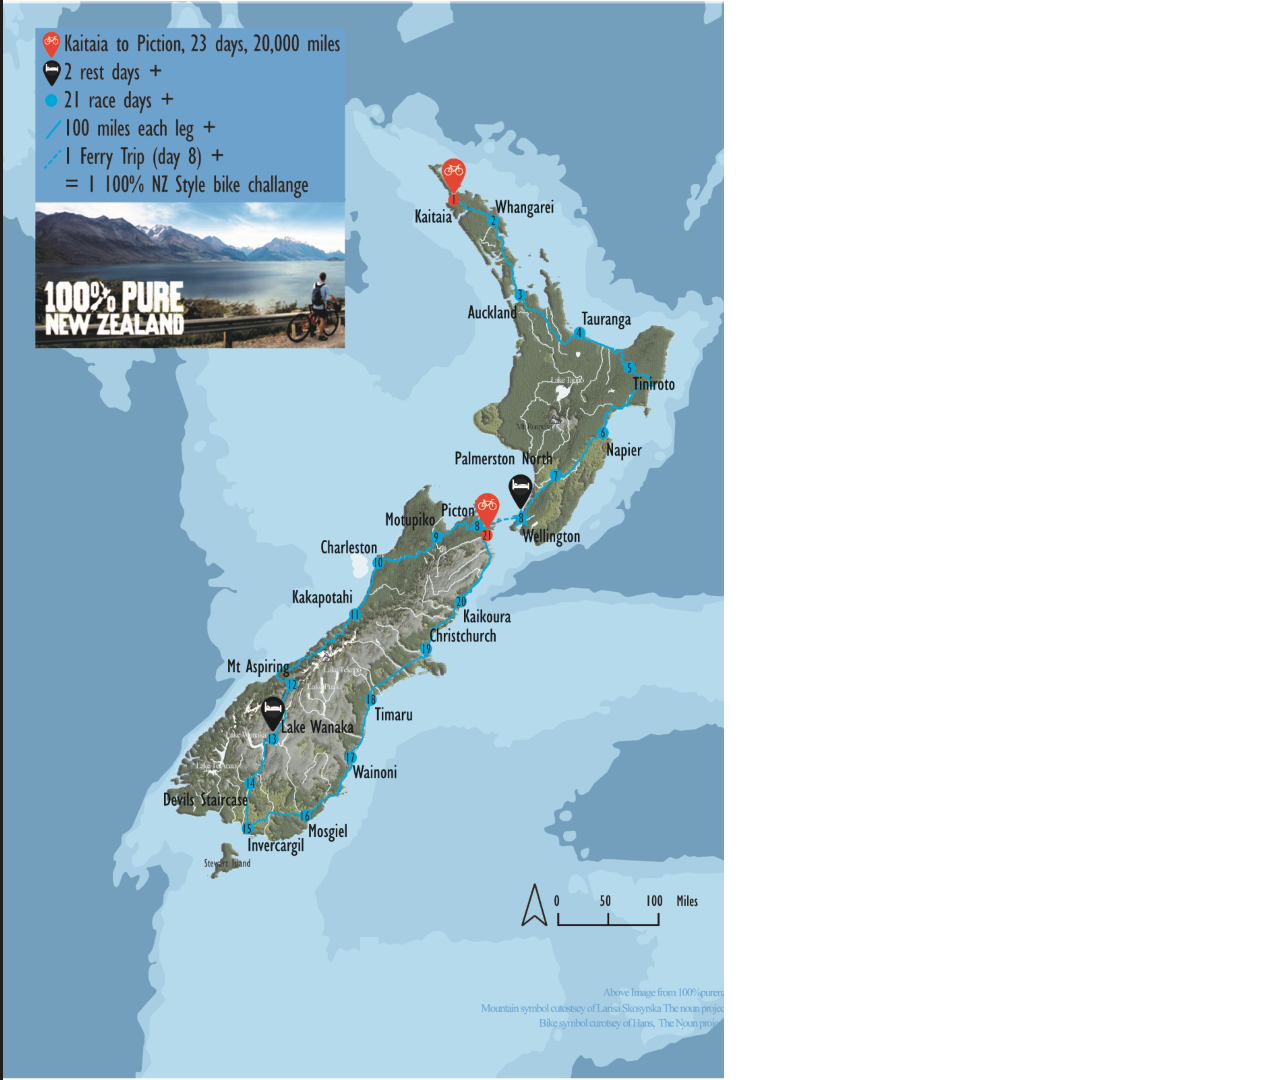
<file: terrain.html>
<!DOCTYPE HTML>
<html lang='en'>

	<head>
			<meta charset="uft-8">
			<meta name= "viewport" content ="width=device-width, initial-scale=1"/>
			<meta name="keywords" content="maps, cartography"/>

					<title>Terrain Map</title>

			<!--put your Bootstrap stylesheet links abover style.css-->
			<link rel="stylesheet" href="css/bootstrap.min.css">
			<link rel="stylesheet" href="css/bootstrap-theme.min.css">
			<link rel="stylesheet" href="css/style.css">
	</head>
	<body>
	<img src='assets/terrain.png'/>
	</body>
</html>
</file>
<file: css/style.css>
/*/////////////////////////
///////nav bar////////////
////////////////////////*/

@import url('https://fonts.googleapis.com/css?family=Lato');
@import url('https://fonts.googleapis.com/css?family=Lato:i');



/*
#navcontainer {
    background-color: #cbd1db;
    padding-top: 10px;
    color:white;*/

/*
left side nav bar text
.navbar-brand {
    font-size: 18;
    color:white;
}

.navbar-right{
    padding-right: 100px;
}*/


/*////////////////standard components/////////////////////






/*right hand side navbar text*/
.page-scroll{
    color:white;
/*    padding-right: 80px;*/
}

.text-left{
    padding-left: 80px;
}




.container {
/*    padding-top: 35px;*/
    padding-right: 30px;
    padding-bottom: 0px;
    padding-left: 80px;
    font-family: 'Lato', sans-serif;
    font-size: 14;
}

.footer-container {
/*    padding-top: 35px;*/
    padding-right: 30px;
    padding-bottom: 0px;
    padding-left: 80px;
    font-family: 'Lato', sans-serif;
    font-size: 14;
}
.muted-credit{
    padding-bottom: 20px;
}

.aboutme {
    padding-top: 100px;
/*    padding-right: 30px;
    padding-bottom: 0px;
    padding-left: 80px;*/
    font-family: 'Lato', sans-serif;
    font-size: 14;
    text-align: center;
}
.background{
    background-size: cover;
}
.assignments{
    padding-top: 100px;
    padding-right: 30px;
    padding-bottom: 50px;
    padding-left: 80px;
    font-family: 'Lato', sans-serif;
    font-size: 14;
}

.resume-container{
    /*    padding-top: 35px;*/
    padding-right: 30px;
    padding-bottom: 30px;
    padding-left: 80px;
    font-family: 'Lato', sans-serif; 
    font-size: 14;

}

li {
    font-family: 'Lato', sans-serif;
    font-size: 14;  
}


img {
  border: 0;
}


.sub-heading{ padding-top: 10px;
    padding-right: 30px;
    padding-bottom: 0px;
    padding-left: 80px;
    font-family: 'Lato', sans-serif;
    font-size: 14;}

.intromain {
    display: table;
    width: 100%;
    height: 50%;
    padding: 15px 0px 120px 0px;

    text-align: center;
    -webkit-background-size: cover;
    -moz-background-size: cover;
    background-size: cover;
    -o-background-size: cover;
}
.intro-blurb{padding-top: 10px;
    padding-bottom: 0px;
    font-family: 'Lato', sans-serif;
    font-size: 12;
    color: #fff;
}


.intro-body{
    font-family: 'Lato', sans-serif;
    font-weight: bold;
    color: #878CA8;
    text-align: center;
    font-size: 1000;
    font-size: 10pt;
    padding-top: 100px;

}
.intro-about{
    display: table;
    width: 100%;
    height: 50%;
/*    padding: 15px 0px 120px 0px;*/
    text-align: center;
    -webkit-background-size: cover;
    -moz-background-size: cover;
    background-size: cover;
    -o-background-size: cover;
}

.intro-blurb{
    font-family: 'Lato', sans-serif;
    font-size: 12;
    color: #fff;
}


.intro-body{
    font-family: 'Lato', sans-serif;
    font-weight: bold;
    color: #878CA8;
    text-align: center;
/*    font-size: 1000;*/
    font-size: 100pt;

}

.intro {
    display: table;
    width: 100%;
    height: 100px;
    padding: 100px 0;
    text-align: center;
    -webkit-background-size: cover;
    -moz-background-size: cover;
    background-size: cover;
    -o-background-size: cover;
    background-color: #4d4d4d;
}

.about-blurb{
    padding-left: 100px;
    padding-right: 100px;
/*    padding-top: 200px;
*/    font-family: 'Lato', sans-serif;
/*    font-weight: bold;
*/    color: black;
    text-align: center;
    font-size: 14pt;

}

/*body {
    background-color: #0000;
} */

#header{    margin: 0 0 35px;
    color:white;
    font-variant: bold;
    text-align: center;
    font-weight: 700;
}
.brand-heading{    
    margin: 0 0 35px;
    color:black;
    font-variant: bold;
    text-align: center;
/*    padding-top: 100px;*/
}
.about-heading{
    color:black;
    font-variant: bold;
    text-align: center;
 /*   padding-top: 300px; */

}
.brand-heading{    
    margin: 0 0 35px;
    color:black;
    font-variant: bold;
    text-align: center;
    padding-top: 70px;
}

#footer{
    font-variant: bold;
    text-align: left;
    font-weight: 700;
    background-color: #b4bbc6;
    color:white;
    float: bottom;
    width: 100%;
}

h1{   margin: 0 0 35px;
    color:black;
    font-variant: bold;
    text-align: center;

h1{   margin: 0 0 35px;
    color:black;
    font-variant: bold;
    text-align: center;
}

h4{margin:  0 0 25px;}

h2,
h3,
h5,
h6 {
    margin: 0 0 15px;
/*    text-transform: uppercase;*/
    font-family: 'Lato', sans-serif;
    letter-spacing: 1px;


.page-top {
    margin-bottom: 0;
    border-bottom: 1px solid rgba(255,255,255,.3);
    text-transform: uppercase;
    font-family: 'Lato', sans-serif;
    background-color: #cbd1db;
}
    
p {
    padding-top: 0px;
    padding-right: 30px;
    padding-bottom: 10px;
    padding-left: 80px;
    }
</file>
